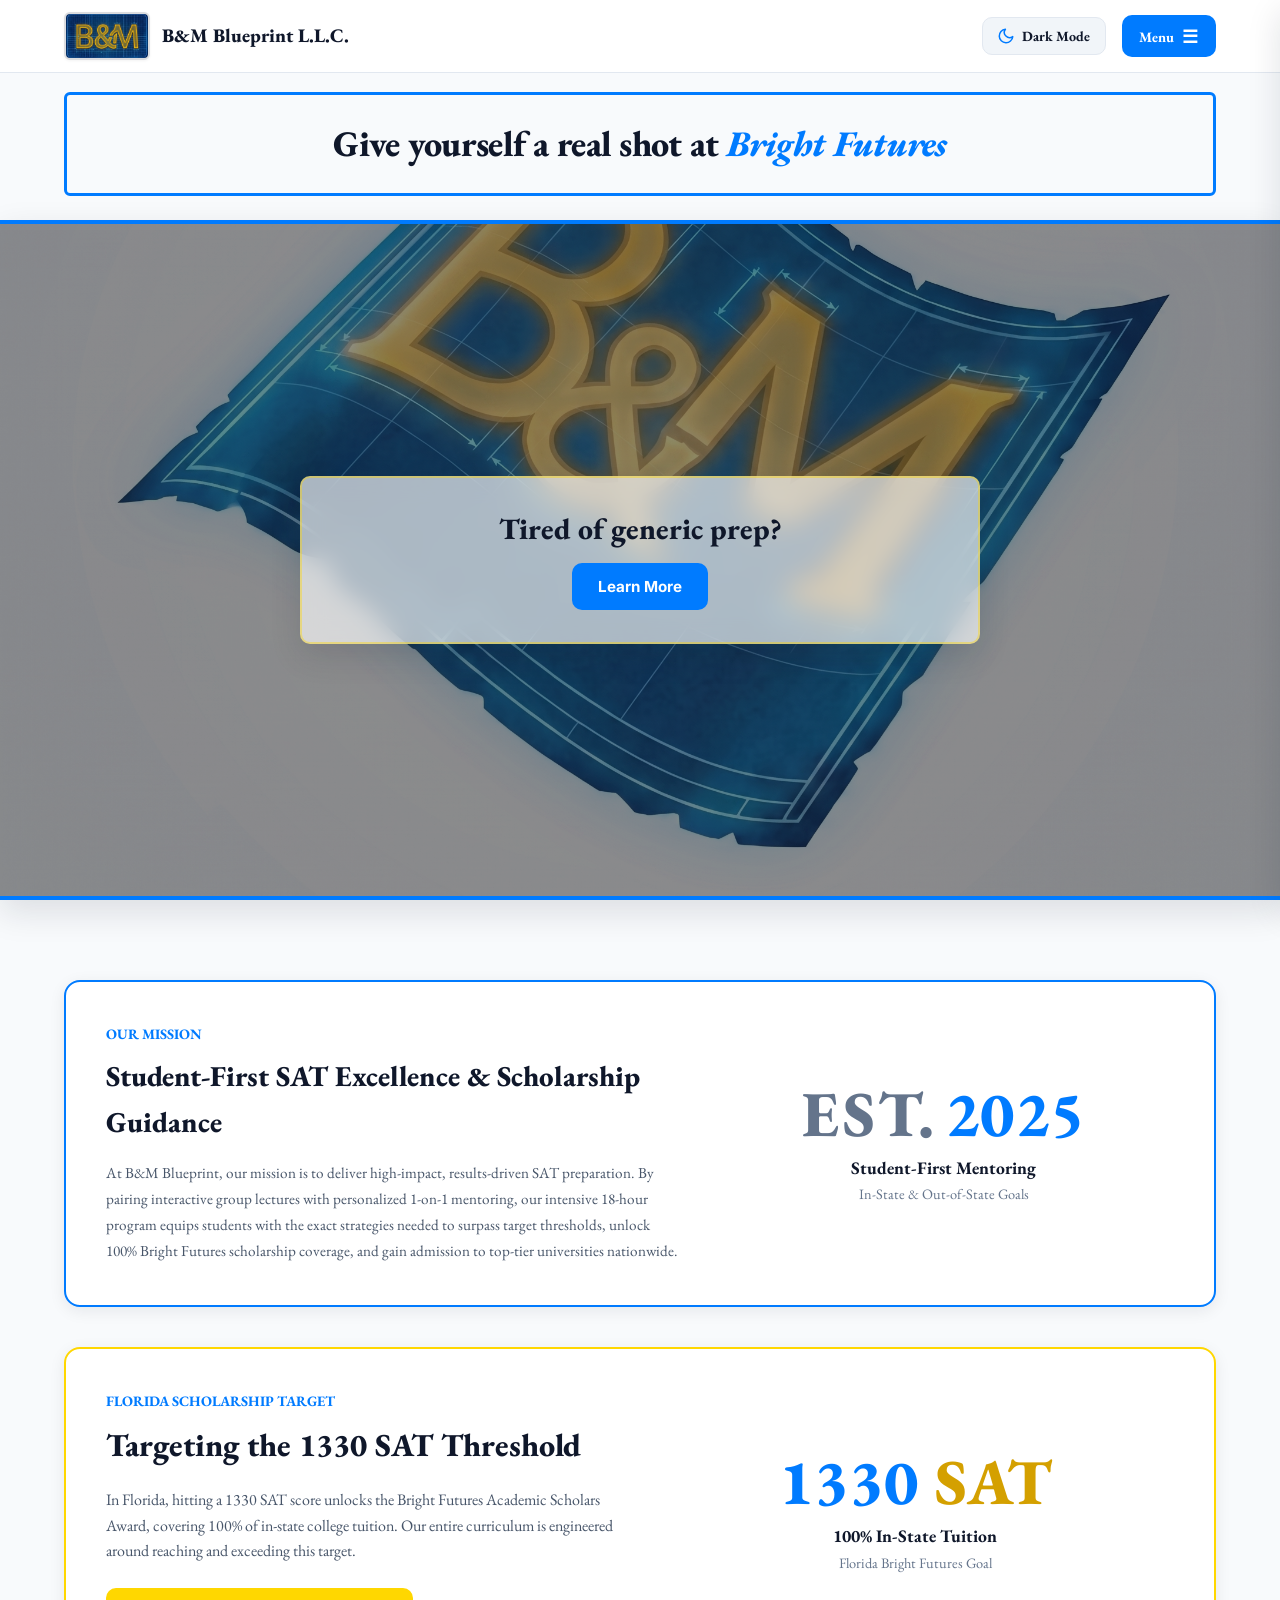
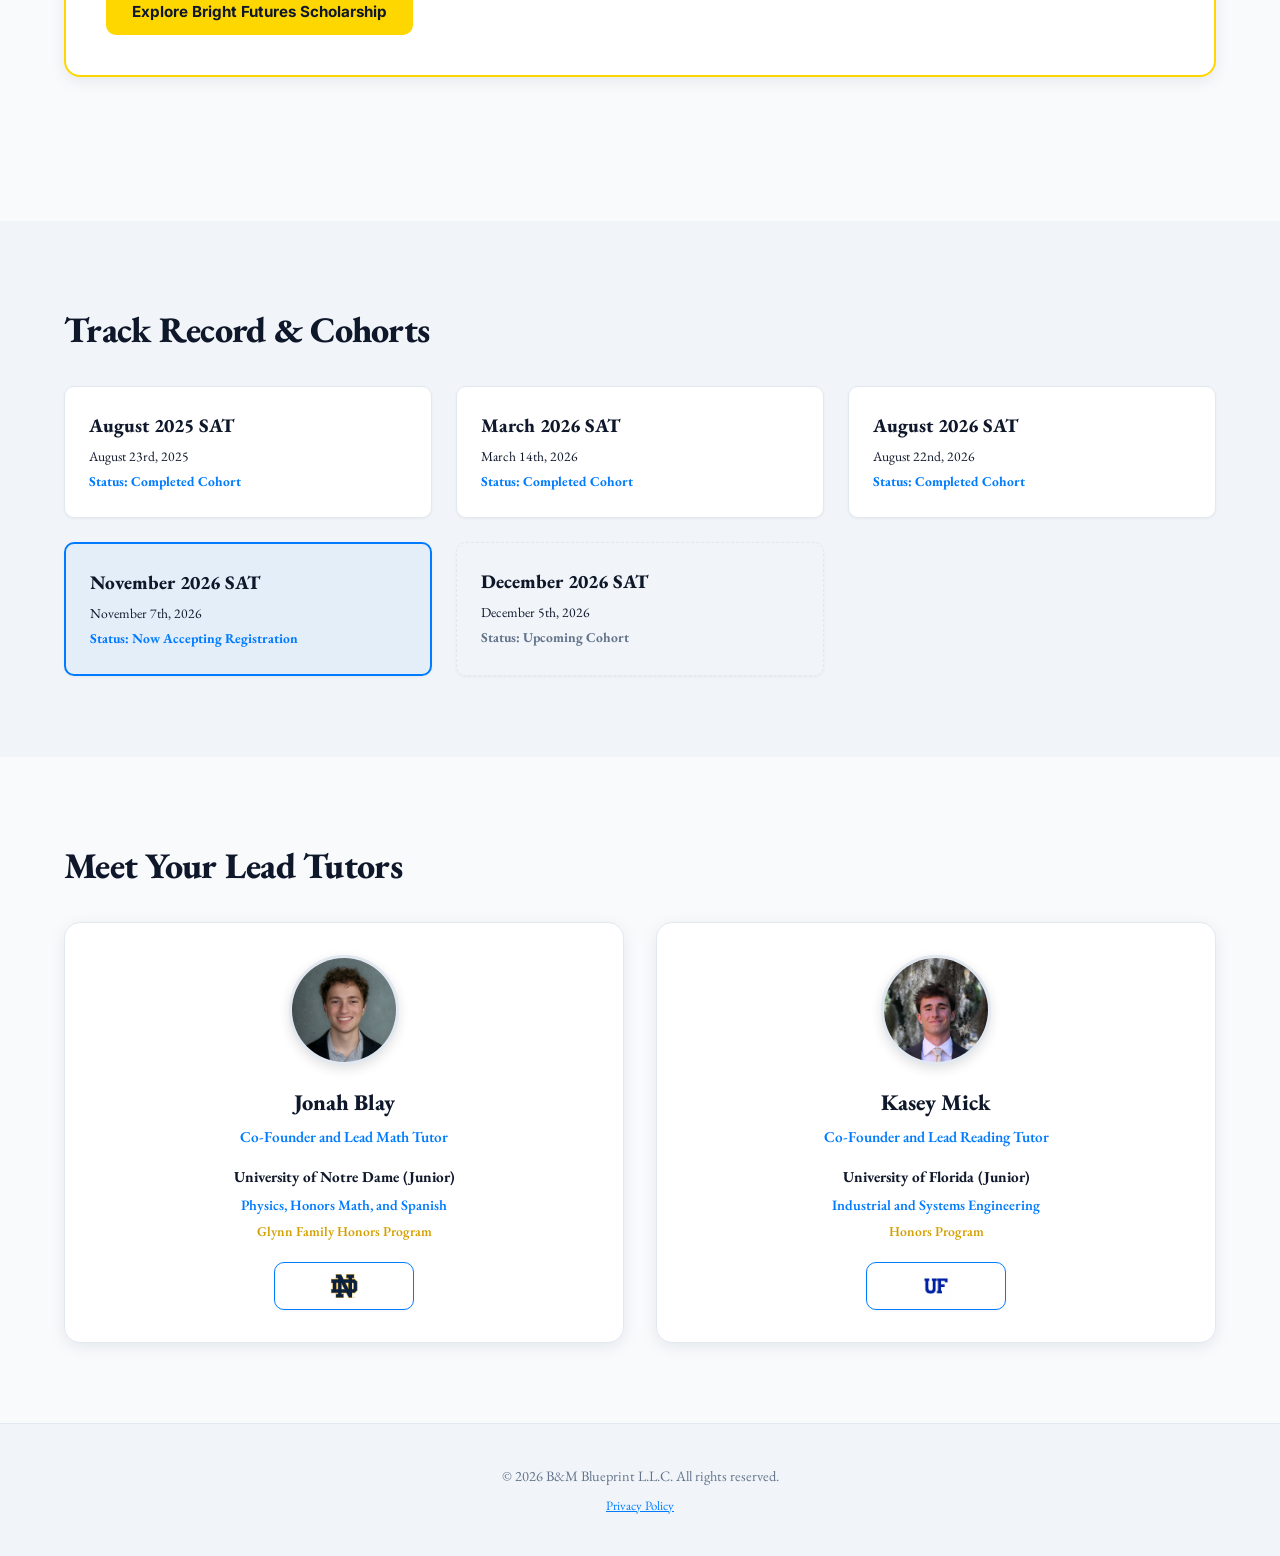
<file: frontend/index.html>
<!DOCTYPE html>
<html lang="en" data-theme="light">
<head>
  <meta charset="UTF-8">
  <meta name="viewport" content="width=device-width, initial-scale=1.0">
  <meta name="description" content="B&M Blueprint L.L.C. - Elite SAT & Academic Tutoring based in Tallahassee, Florida. Master the 1330 SAT score for 100% Bright Futures coverage.">
  <title>B&M Blueprint L.L.C. | SAT & Academic Tutoring</title>
  
  <!-- Prevent Theme Flash -->
  <script>
    (function() {
      var cached = localStorage.getItem('bm_theme');
      var isDark = cached === 'dark' || (!cached && window.matchMedia && window.matchMedia('(prefers-color-scheme: dark)').matches);
      if (isDark) document.documentElement.setAttribute('data-theme', 'dark');
    })();
  </script>

  <!-- Favicon -->
  <link rel="icon" href="favicon-v2.ico" sizes="any">
  <link rel="icon" type="image/png" sizes="32x32" href="assets/favicon-v2.png">
  <link rel="apple-touch-icon" href="assets/apple-touch-icon-v2.png">
  <!-- Google Fonts Preconnect -->
  <link rel="preconnect" href="https://fonts.googleapis.com">
  <link rel="preconnect" href="https://fonts.gstatic.com" crossorigin>
  <link href="https://fonts.googleapis.com/css2?family=EB+Garamond:ital,wght@0,400;0,500;0,600;0,700;0,800;1,400;1,500;1,600;1,700;1,800&amp;family=Inter:wght@400;500;600;700;800&amp;display=swap" rel="stylesheet">

  <!-- Master Stylesheet -->
  <link rel="stylesheet" href="css/styles.css?v=64">
</head>
<body>

  <!-- Site Navigation Header -->
  <header class="site-header">
    <div class="container">
      <a href="#" class="logo-link" data-page-target="home">
        <div class="logo-image-wrapper">
          <img src="assets/banner.png?v=3" alt="B&M Blueprint Logo" class="logo-banner-img">
        </div>
        <div class="header-logo-text">B&amp;M Blueprint L.L.C.</div>
      </a>

      <div class="nav-actions">
        <!-- Header Dark Mode / Light Mode Toggle Button -->
        <button class="theme-toggle-btn-header" id="header-theme-toggle-btn" aria-label="Toggle Light and Dark Mode">
          <span id="header-theme-icon" class="theme-icon-container"></span>
          <span id="header-theme-text">Dark Mode</span>
        </button>

        <!-- Right Slide-Out Menu Button -->
        <button class="menu-trigger-btn" id="menu-trigger-btn" aria-label="Open Navigation Menu">
          <span>Menu</span>
          <span style="font-size:1.1rem">☰</span>
        </button>
      </div>
    </div>
  </header>

  <!-- Right Slide-Out Navigation Drawer & Backdrop -->
  <div class="drawer-backdrop" id="drawer-backdrop"></div>
  <aside class="slide-drawer" id="slide-drawer" aria-label="Main Navigation Drawer">
    <div>
      <div class="drawer-header">
        <div style="font-weight:800; font-size:1.1rem; color:var(--color-blueprint)">B&amp;M Blueprint L.L.C.</div>
        <button class="drawer-close-btn" id="drawer-close-btn" aria-label="Close Navigation Menu">&times;</button>
      </div>

      <nav>
        <ul class="drawer-nav-list">
          <li><a href="#" class="drawer-nav-link active" data-page-target="home">Home</a></li>
          <li><a href="#" class="drawer-nav-link" data-page-target="program">Our Program</a></li>
          <li><a href="#" class="drawer-nav-link" data-page-target="tutors">Your Tutors</a></li>
          <li><a href="#" class="drawer-nav-link" data-page-target="pricing">Plans & Pricing</a></li>
          <li><a href="#" class="drawer-nav-link" data-page-target="bright-futures">Bright Futures Info</a></li>
          <li><a href="#" class="drawer-nav-link" data-page-target="testimonials">Testimonials</a></li>
          <li><a href="#" class="drawer-nav-link" data-page-target="contact">Contact Us</a></li>
        </ul>
      </nav>
    </div>

    <div class="drawer-footer">
      <!-- Theme Toggle inside Menu -->
      <button class="theme-toggle-btn-drawer" id="theme-toggle-btn" aria-label="Toggle Light and Dark Mode">
        <span id="theme-icon" class="theme-icon-container"></span>
        <span id="theme-text">Dark Mode</span>
      </button>

      <div style="font-weight:700; color:var(--text-primary); margin-top:1.25rem; margin-bottom:0.25rem">Tallahassee, Florida</div>
      <div>bandmblueprint@gmail.com</div>
      <div>850-556-9742 | 850-966-0051</div>
    </div>
  </aside>

  <!-- HERO SECTION WITH FULL-WIDTH WINDOW SCROLL ILLUSION -->
  <section class="hero-wrapper" id="hero-wrapper">
    <div class="container" id="hero-tagline-container">
      <!-- Tagline 1 Header above Window with Borders -->
      <div class="hero-tagline-bordered-box interactive-hero-box" id="hero-tagline-box">
        <h1 class="hero-tagline-top" id="hero-tagline-text">
          Give yourself a real shot at <span>Bright Futures</span>
        </h1>
      </div>
    </div>

    <!-- Full-Width Hero Window Frame stretching from left to right side of screen -->
    <div class="hero-window-frame-full" id="hero-window-frame">
      <div class="hero-window-bg" id="hero-window-bg"></div>
      <div class="hero-window-overlay"></div>

      <!-- Centered Banner inside Hero Window -->
      <div class="hero-centered-banner reveal-init reveal-scale" id="hero-centered-banner">
        <div class="banner-tagline" id="hero-banner-tagline">Tired of generic prep?</div>
        <div class="hero-banner-actions" id="hero-banner-actions">
          <button class="btn btn-blueprint" id="hero-learn-more-btn" data-page-target="program">
            Learn More
          </button>
        </div>
      </div>
    </div>
  </section>

  <!-- MULTI-PAGE CONTAINER VIEWS -->
  <main id="main-app-content">

    <!-- ================= PAGE 1: HOME ================= -->
    <div class="page-view" id="page-home">
      
      <section class="section-block">
        <div class="container">

          <!-- Company Mission Banner -->
          <div class="mission-card reveal-init reveal-slide-left interactive-card">
            <div class="mission-text-column">
              <div style="font-weight:700; color:var(--color-blueprint); font-size:0.9rem; margin-bottom:0.5rem">OUR MISSION</div>
              <h2 style="font-size:1.8rem; font-weight:800; margin-bottom:1rem">Student-First SAT Excellence &amp; Scholarship Guidance</h2>
              <p style="color:var(--text-secondary); font-size:0.95rem; line-height:1.7">
                At B&amp;M Blueprint, our mission is to deliver high-impact, results-driven SAT preparation. By pairing interactive group lectures with personalized 1-on-1 mentoring, our intensive 18-hour program equips students with the exact strategies needed to surpass target thresholds, unlock 100% Bright Futures scholarship coverage, and gain admission to top-tier universities nationwide.
              </p>
            </div>

            <div style="text-align:center">
              <div class="score-badge-large"><span style="color:var(--text-muted); font-weight:800; text-transform:uppercase; margin-right:0.5rem; letter-spacing:0.05em;">EST.</span>2025</div>
              <div style="font-weight:700; font-size:1.1rem; margin-top:0.5rem">Student-First Mentoring</div>
              <div style="color:var(--text-muted); font-size:0.9rem">In-State &amp; Out-of-State Goals</div>
            </div>
          </div>

          <!-- Bright Futures 1330 Highlight -->
          <div class="bright-futures-card reveal-init reveal-slide-right interactive-card">
            <div class="bf-text-column">
              <div style="font-weight:700; color:var(--color-blueprint); font-size:0.9rem; margin-bottom:0.5rem">FLORIDA SCHOLARSHIP TARGET</div>
              <h2 style="font-size:2rem; font-weight:800; margin-bottom:1rem">Targeting the 1330 SAT Threshold</h2>
              <p style="color:var(--text-secondary); margin-bottom:1.5rem">
                In Florida, hitting a 1330 SAT score unlocks the Bright Futures Academic Scholars Award, covering 100% of in-state college tuition. Our entire curriculum is engineered around reaching and exceeding this target.
              </p>
              <button class="btn btn-gold" data-page-target="bright-futures">
                Explore Bright Futures Scholarship
              </button>
            </div>

            <div style="text-align:center">
              <div class="score-badge-large">1330 <span>SAT</span></div>
              <div style="font-weight:700; font-size:1.1rem; margin-top:0.5rem">100% In-State Tuition</div>
              <div style="color:var(--text-muted); font-size:0.9rem">Florida Bright Futures Goal</div>
            </div>

          </div>
        </div>
      </section>

      <!-- Cohorts Hosted & Overview -->
      <section class="section-block" style="background-color:var(--bg-surface-alt)">
        <div class="container">
          <h2 class="section-title reveal-init reveal-fade-up">Track Record &amp; Cohorts</h2>
          
          <div class="reveal-stagger-parent cohort-grid">
            <div class="reveal-card cohort-card">
              <div style="font-weight:800; font-size:1.2rem; margin-bottom:0.25rem">August 2025 SAT</div>
              <div style="font-size:0.85rem; margin-bottom:0.25rem; color:var(--text-primary)">August 23rd, 2025</div>
              <div style="color:var(--color-blueprint); font-weight:700; font-size:0.85rem">Status: Completed Cohort</div>
            </div>
            <div class="reveal-card cohort-card">
              <div style="font-weight:800; font-size:1.2rem; margin-bottom:0.25rem">March 2026 SAT</div>
              <div style="font-size:0.85rem; margin-bottom:0.25rem; color:var(--text-primary)">March 14th, 2026</div>
              <div style="color:var(--color-blueprint); font-weight:700; font-size:0.85rem">Status: Completed Cohort</div>
            </div>
            <div class="reveal-card cohort-card">
              <div style="font-weight:800; font-size:1.2rem; margin-bottom:0.25rem">August 2026 SAT</div>
              <div style="font-size:0.85rem; margin-bottom:0.25rem; color:var(--text-primary)">August 22nd, 2026</div>
              <div style="color:var(--color-blueprint); font-weight:700; font-size:0.85rem">Status: Completed Cohort</div>
            </div>
            <div class="reveal-card cohort-card registration-open">
              <div style="font-weight:800; font-size:1.2rem; margin-bottom:0.25rem">November 2026 SAT</div>
              <div style="font-size:0.85rem; margin-bottom:0.25rem; color:var(--text-primary)">November 7th, 2026</div>
              <div style="color:var(--color-blueprint); font-weight:700; font-size:0.85rem">Status: Now Accepting Registration</div>
            </div>
            <div class="reveal-card cohort-card upcoming">
              <div style="font-weight:800; font-size:1.2rem; margin-bottom:0.25rem">December 2026 SAT</div>
              <div style="font-size:0.85rem; margin-bottom:0.25rem; color:var(--text-primary)">December 5th, 2026</div>
              <div style="color:var(--text-muted); font-weight:700; font-size:0.85rem">Status: Upcoming Cohort</div>
            </div>
          </div>
        </div>
      </section>

      <!-- Co-Founders Preview -->
      <section class="section-block">
        <div class="container">
          <h2 class="section-title reveal-init reveal-fade-up">Meet Your Lead Tutors</h2>
          <div class="tutor-grid reveal-stagger-parent" id="tutors-container">
            
            <div class="tutor-card reveal-card interactive-card" id="tutor-preview-jonah-blay">
              <div style="display:flex; flex-direction:column; align-items:center; text-align:center; height:100%; justify-content:space-between;">
                <div style="display:flex; flex-direction:column; align-items:center; text-align:center; width:100%;">
                  <div class="tutor-avatar-photo-wrapper">
                    <img src="assets/photo_jonah.jpg?v=14" alt="Jonah Blay" class="tutor-avatar-photo-img" onerror="this.onerror=null; this.parentElement.outerHTML='<div class=\'tutor-avatar-placeholder\'>JB</div>';">
                  </div>
                  <h3 class="tutor-name" style="margin-bottom:0.25rem">Jonah Blay</h3>
                  <div class="tutor-credentials" style="margin-bottom:0.75rem">Co-Founder and Lead Math Tutor</div>
                  <div style="font-weight:700; font-size:0.95rem; color:var(--text-primary); margin-top:0.25rem">University of Notre Dame (Junior)</div>
                  <div style="font-size:0.9rem; color:var(--color-blueprint); font-weight:600; margin-top:0.25rem">Physics, Honors Math, and Spanish</div>
                  <div style="font-size:0.85rem; color:var(--color-gold-dark); font-weight:600; margin-top:0.25rem">Glynn Family Honors Program</div>
                </div>
                <div class="tutor-preview-logo-box">
                  <img src="assets/nd.jpg?v=14" alt="University of Notre Dame Logo" class="tutor-preview-logo-img">
                </div>
              </div>
            </div>

            <div class="tutor-card reveal-card interactive-card" id="tutor-preview-kasey-mick">
              <div style="display:flex; flex-direction:column; align-items:center; text-align:center; height:100%; justify-content:space-between;">
                <div style="display:flex; flex-direction:column; align-items:center; text-align:center; width:100%;">
                  <div class="tutor-avatar-photo-wrapper">
                    <img src="assets/photo_kasey.jpg?v=14" alt="Kasey Mick" class="tutor-avatar-photo-img" onerror="this.onerror=null; this.parentElement.outerHTML='<div class=\'tutor-avatar-placeholder\'>KM</div>';">
                  </div>
                  <h3 class="tutor-name" style="margin-bottom:0.25rem">Kasey Mick</h3>
                  <div class="tutor-credentials" style="margin-bottom:0.75rem">Co-Founder and Lead Reading Tutor</div>
                  <div style="font-weight:700; font-size:0.95rem; color:var(--text-primary); margin-top:0.25rem">University of Florida (Junior)</div>
                  <div style="font-size:0.9rem; color:var(--color-blueprint); font-weight:600; margin-top:0.25rem">Industrial and Systems Engineering</div>
                  <div style="font-size:0.85rem; color:var(--color-gold-dark); font-weight:600; margin-top:0.25rem">Honors Program</div>
                </div>
                <div class="tutor-preview-logo-box">
                  <img src="assets/uf.png?v=14" alt="University of Florida Logo" class="tutor-preview-logo-img">
                </div>
              </div>
            </div>

          </div>
        </div>
      </section>

    </div>

    <!-- ================= PAGE 2: PROGRAM DETAILS ================= -->
    <div class="page-view hidden" id="page-program">
      <section class="section-block">
        <div class="container">
          <h2 class="section-title reveal-init reveal-fade-up">The 4-Week, 18-Hour SAT Program</h2>

          <div class="program-overview-card reveal-init reveal-scale">
            <div class="program-header-flex" style="display:flex; justify-content:space-between; align-items:center; flex-wrap:wrap; gap:1rem; margin-bottom:1.5rem">
              <div class="program-header-left">
                <h3 style="font-size:1.6rem; font-weight:800">Complete Program Overview</h3>
                <div style="color:var(--text-secondary); font-size:0.95rem">14 Hours Group Lectures + 4 Private 1-on-1 Sessions</div>
              </div>
              <div class="program-header-right" style="text-align:right">
                <div class="price-large">$799</div>
                <div style="font-size:0.85rem; color:var(--text-muted)">All-Inclusive Tuition</div>
              </div>
            </div>

            <div class="reveal-stagger-parent program-breakdown-grid">
              <div class="reveal-card">
                <div style="font-weight:700; font-size:0.85rem; color:var(--text-muted)">WEEKS 1–3</div>
                <div style="font-weight:800; font-size:1.1rem">2 Sessions / Week</div>
                <div style="font-size:0.85rem; color:var(--text-secondary)">One Reading (2h) &amp; One Math (2h) = 12 Hrs</div>
              </div>
              <div class="reveal-card">
                <div style="font-weight:700; font-size:0.85rem; color:var(--text-muted)">WEEK 4</div>
                <div style="font-weight:800; font-size:1.1rem">Final Review Session</div>
                <div style="font-size:0.85rem; color:var(--text-secondary)">2-Hour Math &amp; Reading Review = 2 Hrs</div>
              </div>
              <div class="reveal-card">
                <div style="font-weight:700; font-size:0.85rem; color:var(--text-muted)">1-ON-1 SESSIONS</div>
                <div style="font-weight:800; font-size:1.1rem">4 Private Sessions</div>
                <div style="font-size:0.85rem; color:var(--text-secondary)">1-Hour each with Jonah or Kasey = 4 Hrs</div>
              </div>
            </div>
          </div>

          <h3 class="section-title reveal-init reveal-fade-up" style="font-size:1.5rem">Weekly Curriculum Timeline</h3>
          <div class="program-timeline-grid reveal-stagger-parent" id="timeline-container">
            <!-- Dynamic Program Timeline -->
          </div>

          <!-- Group Session Structure (Creative & Eye-Catching Breakdown) -->
          <div class="reveal-init reveal-fade-up" style="margin-top:3.5rem">
            <h3 class="section-title" style="font-size:1.5rem">Group Session Structure</h3>
            <p style="color:var(--text-secondary); margin-bottom:1.5rem; margin-top:-0.5rem; font-size:0.95rem">
              Every 2-hour group lecture is meticulously engineered into two identical 60-minute learning cycles to maximize active retention and problem-solving mastery.
            </p>

            <div class="reveal-stagger-parent" style="display:grid; grid-template-columns:repeat(auto-fit, minmax(300px, 1fr)); gap:1.5rem">
              
              <!-- Hour 1 -->
              <div class="session-structure-card hour-1 reveal-card">
                <div style="display:flex; justify-content:space-between; align-items:center; margin-bottom:1.25rem; border-bottom:1px solid var(--border-color); padding-bottom:0.75rem">
                  <span style="font-weight:800; font-size:1.2rem; color:var(--color-blueprint)">HOUR 1</span>
                  <span class="session-structure-pill">60 MINUTES</span>
                </div>

                <div style="display:flex; flex-direction:column; gap:1rem">
                  <div style="display:flex; align-items:flex-start; gap:0.85rem">
                    <div style="width:28px; height:28px; border-radius:50%; background:var(--color-blueprint); color:#ffffff; font-weight:800; font-size:0.85rem; display:flex; align-items:center; justify-content:center; flex-shrink:0; margin-top:2px">1</div>
                    <div>
                      <div style="font-weight:700; font-size:0.95rem; color:var(--text-primary)">Concept Lecture</div>
                      <div style="font-size:0.85rem; color:var(--text-muted)">Deep-dive presentation of core testing strategies &amp; formulas.</div>
                    </div>
                  </div>

                  <div style="display:flex; align-items:flex-start; gap:0.85rem">
                    <div style="width:28px; height:28px; border-radius:50%; background:var(--color-blueprint); color:#ffffff; font-weight:800; font-size:0.85rem; display:flex; align-items:center; justify-content:center; flex-shrink:0; margin-top:2px">2</div>
                    <div>
                      <div style="font-weight:700; font-size:0.95rem; color:var(--text-primary)">Practice Problem Set</div>
                      <div style="font-size:0.85rem; color:var(--text-muted)">Individual student application on targeted SAT question sets.</div>
                    </div>
                  </div>

                  <div style="display:flex; align-items:flex-start; gap:0.85rem">
                    <div style="width:28px; height:28px; border-radius:50%; background:var(--color-blueprint); color:#ffffff; font-weight:800; font-size:0.85rem; display:flex; align-items:center; justify-content:center; flex-shrink:0; margin-top:2px">3</div>
                    <div>
                      <div style="font-weight:700; font-size:0.95rem; color:var(--text-primary)">Review &amp; Solutions</div>
                      <div style="font-size:0.85rem; color:var(--text-muted)">Step-by-step solution walkthrough &amp; strategy breakdown.</div>
                    </div>
                  </div>
                </div>
              </div>

              <!-- Hour 2 -->
              <div class="session-structure-card hour-2 reveal-card">
                <div style="display:flex; justify-content:space-between; align-items:center; margin-bottom:1.25rem; border-bottom:1px solid var(--border-color); padding-bottom:0.75rem">
                  <span style="font-weight:800; font-size:1.2rem; color:var(--color-gold-dark)">HOUR 2</span>
                  <span class="session-structure-pill">60 MINUTES</span>
                </div>

                <div style="display:flex; flex-direction:column; gap:1rem">
                  <div style="display:flex; align-items:flex-start; gap:0.85rem">
                    <div style="width:28px; height:28px; border-radius:50%; background:var(--color-gold-dark); color:#ffffff; font-weight:800; font-size:0.85rem; display:flex; align-items:center; justify-content:center; flex-shrink:0; margin-top:2px">1</div>
                    <div>
                      <div style="font-weight:700; font-size:0.95rem; color:var(--text-primary)">Concept Lecture</div>
                      <div style="font-size:0.85rem; color:var(--text-muted)">Advanced techniques &amp; second topic module breakdown.</div>
                    </div>
                  </div>

                  <div style="display:flex; align-items:flex-start; gap:0.85rem">
                    <div style="width:28px; height:28px; border-radius:50%; background:var(--color-gold-dark); color:#ffffff; font-weight:800; font-size:0.85rem; display:flex; align-items:center; justify-content:center; flex-shrink:0; margin-top:2px">2</div>
                    <div>
                      <div style="font-weight:700; font-size:0.95rem; color:var(--text-primary)">Practice Problem Set</div>
                      <div style="font-size:0.85rem; color:var(--text-muted)">Focused problem solving reinforcing the second module.</div>
                    </div>
                  </div>

                  <div style="display:flex; align-items:flex-start; gap:0.85rem">
                    <div style="width:28px; height:28px; border-radius:50%; background:var(--color-gold-dark); color:#ffffff; font-weight:800; font-size:0.85rem; display:flex; align-items:center; justify-content:center; flex-shrink:0; margin-top:2px">3</div>
                    <div>
                      <div style="font-weight:700; font-size:0.95rem; color:var(--text-primary)">Review &amp; Solutions</div>
                      <div style="font-size:0.85rem; color:var(--text-muted)">Comprehensive solution review &amp; student diagnostic Q&amp;A.</div>
                    </div>
                  </div>
                </div>
              </div>

            </div>
          </div>

          <div class="reveal-init reveal-fade-up" style="margin-top:3rem; text-align:center">
            <button class="btn btn-blueprint" data-page-target="contact">
              Enroll in Upcoming Cohort
            </button>
          </div>
        </div>
      </section>
    </div>

    <!-- ================= PAGE 3: CO-FOUNDERS ================= -->
    <div class="page-view hidden" id="page-tutors">
      <section class="section-block">
        <div class="container">
          <h2 class="section-title reveal-init reveal-fade-up">Co-Founders &amp; Lead Tutors</h2>

          <div class="tutor-grid reveal-stagger-parent" id="tutors-expanded-container">
            <!-- Dynamic Expanded Co-Founders Rendered Here -->
          </div>
        </div>
      </section>
    </div>

    <!-- ================= PAGE 4: PRICING & TUTORING ================= -->
    <div class="page-view hidden" id="page-pricing">
      <section class="section-block">
        <div class="container">
          <h2 class="section-title reveal-init reveal-fade-up">Pricing &amp; Tutoring Options</h2>

          <div class="reveal-stagger-parent" style="display:grid; grid-template-columns:repeat(auto-fit, minmax(320px, 1fr)); gap:2rem; margin-bottom:3rem">
            
            <div class="reveal-card" style="background-color:var(--bg-surface); border:2px solid var(--color-blueprint); border-radius:var(--radius-lg); padding:2rem">
              <div style="display:inline-block; padding:0.2rem 0.75rem; background:var(--color-blueprint); color:#fff; font-weight:700; font-size:0.8rem; border-radius:var(--radius-full); margin-bottom:1rem">MOST POPULAR</div>
              <h3 style="font-size:1.5rem; font-weight:800; margin-bottom:0.5rem">4-Week SAT Program</h3>
              <p style="color:var(--text-secondary); font-size:0.95rem; margin-bottom:1.5rem">Full 18-hour program including 14 group hours + 4 private 1-on-1 sessions.</p>
              <div class="pricing-price-text" style="font-size:2.5rem; font-weight:800; color:var(--color-blueprint); margin-bottom:1.5rem">$799</div>
              <button class="btn btn-blueprint" style="width:100%" data-page-target="contact">Register For Program</button>
            </div>

            <div class="reveal-card" style="background-color:var(--bg-surface); border:1px solid var(--border-color); border-radius:var(--radius-lg); padding:2rem">
              <h3 style="font-size:1.5rem; font-weight:800; margin-bottom:0.5rem">Private SAT Tutoring</h3>
              <p style="color:var(--text-secondary); font-size:0.95rem; margin-bottom:1.5rem">1-on-1 personalized SAT tutoring sessions with either Jonah Blay or Kasey Mick.</p>
              <div class="pricing-price-text" style="font-size:2.5rem; font-weight:800; color:var(--text-primary); margin-bottom:1.5rem">$75 <span style="font-size:1rem; font-weight:600; color:var(--text-muted)">/ hour</span></div>
              
              <!-- Interactive Tutoring Calculator -->
              <div style="background:var(--bg-surface-alt); padding:1rem; border-radius:var(--radius-md); margin-bottom:1.5rem">
                <label style="font-weight:700; font-size:0.85rem; display:block; margin-bottom:0.5rem">Calculate Tutoring Cost:</label>
                <div style="display:flex; gap:0.5rem; margin-bottom:0.5rem">
                  <input type="number" id="tutoring-hours-input" value="5" min="1" max="50" class="contact-input" style="width:80px; flex:none;">
                  <select id="tutoring-subject-select" class="contact-input">
                    <option value="sat-private">SAT Private Tutoring ($75/hr)</option>
                    <option value="ap-subject">AP &amp; Subject Tutoring (Custom Inquiry)</option>
                  </select>
                </div>
                <div id="calculator-output" style="text-align:center"></div>
              </div>

              <button class="btn btn-outline" style="width:100%" data-page-target="contact">Book Private Hours</button>
            </div>

          </div>

          <!-- AP & Other Academic Subjects -->
          <div class="reveal-init reveal-fade-up interactive-card" style="background-color:var(--bg-surface-alt); padding:2rem; border-radius:var(--radius-lg); border:1px solid var(--border-color)">
            <h3 style="font-size:1.35rem; font-weight:800; margin-bottom:0.5rem">AP &amp; Academic Subject Tutoring</h3>
            <p style="color:var(--text-secondary); margin-bottom:1rem">
              In addition to SAT prep, Jonah and Kasey offer specialized tutoring in AP Calculus, AP Physics, AP Chemistry, Geometry, Algebra, Writing, Spanish, and more. Rates vary depending on subject and frequency. Please reach out to us directly for custom pricing.
            </p>
            <button class="btn btn-gold" data-page-target="contact">Inquire About AP Subjects</button>
          </div>
        </div>
      </section>
    </div>

    <!-- ================= PAGE 5: BRIGHT FUTURES ================= -->
    <div class="page-view hidden" id="page-bright-futures">
      
      <!-- Section 1: Scholarship Tiers -->
      <section class="section-block">
        <div class="container">
          <h2 class="section-title reveal-init reveal-fade-up">Bright Futures <span>Scholarship Tiers</span></h2>
          <p class="reveal-init reveal-fade-up" style="color:var(--text-secondary); font-size:1.1rem; max-width:700px; margin-bottom:2.5rem;">
            The Florida Bright Futures Scholarship Program rewards Florida high school graduates for high academic achievement. Here are the core SAT requirements for the two main tiers.
          </p>
          
          <div class="reveal-stagger-parent" style="display:grid; grid-template-columns:repeat(auto-fit, minmax(320px, 1fr)); gap:2rem;">
            
            <!-- FAS Card -->
            <div class="reveal-card bf-tier-card fas">
              <div style="display:flex; justify-content:space-between; align-items:flex-start; margin-bottom:1.5rem">
                <div>
                  <h3 style="font-weight:800; font-size:1.4rem; color:var(--text-primary); margin-bottom:0.25rem;">Florida Academic Scholars (FAS)</h3>
                  <div style="font-weight:700; color:var(--color-blueprint);">100% Tuition &amp; Applicable Fees</div>
                </div>
                <div style="font-size:2rem; font-weight:800; color:var(--color-blueprint); line-height:1; font-family:var(--font-mono)">FAS</div>
              </div>
              <p style="color:var(--text-secondary); font-size:0.95rem; margin-bottom:2rem; flex-grow:1;">
                The highest tier award covering 100% of your tuition at Florida public institutions.
              </p>
              <div style="background:var(--bg-surface-alt); padding:1.25rem; border-radius:var(--radius-md); border-left:4px solid var(--color-blueprint)">
                <div style="font-size:0.85rem; color:var(--text-muted); font-weight:700; margin-bottom:0.25rem">REQUIRED SAT SCORES</div>
                <div style="display:flex; justify-content:space-between; align-items:center; margin-bottom:0.25rem;">
                  <span style="font-weight:600; color:var(--text-primary);">2024-2025 Grads:</span>
                  <span style="font-weight:800; font-family:var(--font-mono);">1340</span>
                </div>
                <div style="display:flex; justify-content:space-between; align-items:center;">
                  <span style="font-weight:600; color:var(--text-primary);">2025-2026 &amp; Beyond:</span>
                  <span style="font-weight:800; font-family:var(--font-mono); color:var(--color-blueprint); font-size:1.1rem">1330</span>
                </div>
              </div>
            </div>

            <!-- FMS Card -->
            <div class="reveal-card bf-tier-card fms">
              <div style="display:flex; justify-content:space-between; align-items:flex-start; margin-bottom:1.5rem">
                <div>
                  <h3 style="font-weight:800; font-size:1.4rem; color:var(--text-primary); margin-bottom:0.25rem;">Florida Medallion Scholars (FMS)</h3>
                  <div style="font-weight:700; color:var(--color-gold-dark);">75% Tuition &amp; Applicable Fees</div>
                </div>
                <div style="font-size:2rem; font-weight:800; color:var(--color-gold-dark); line-height:1; font-family:var(--font-mono)">FMS</div>
              </div>
              <p style="color:var(--text-secondary); font-size:0.95rem; margin-bottom:2rem; flex-grow:1;">
                The second tier award covering 75% of your tuition at Florida public institutions.
              </p>
              <div style="background:var(--bg-surface-alt); padding:1.25rem; border-radius:var(--radius-md); border-left:4px solid var(--color-gold-dark)">
                <div style="font-size:0.85rem; color:var(--text-muted); font-weight:700; margin-bottom:0.25rem">REQUIRED SAT SCORES</div>
                <div style="display:flex; justify-content:space-between; align-items:center; margin-bottom:0.25rem;">
                  <span style="font-weight:600; color:var(--text-primary);">2024-2025 Grads:</span>
                  <span style="font-weight:800; font-family:var(--font-mono);">1210</span>
                </div>
                <div style="display:flex; justify-content:space-between; align-items:center;">
                  <span style="font-weight:600; color:var(--text-primary);">2025-2026 &amp; Beyond:</span>
                  <span style="font-weight:800; font-family:var(--font-mono); color:var(--color-gold-dark); font-size:1.1rem">1190</span>
                </div>
              </div>
            </div>
          </div>
        </div>
      </section>

      <!-- Section 2: Deadlines & Superscoring -->
      <section class="section-block" style="background-color:var(--bg-surface-alt);">
        <div class="container">
          <h2 class="section-title reveal-init reveal-fade-up">Deadlines &amp; <span>Superscoring</span></h2>
          
          <div class="reveal-stagger-parent" style="display:grid; grid-template-columns:repeat(auto-fit, minmax(260px, 1fr)); gap:1.5rem; margin-top:2rem;">
            <div class="reveal-card bf-interactive-card" style="padding:2rem; text-align:center;">
              <div style="font-weight:800; font-size:1.2rem; color:var(--text-primary); margin-bottom:0.5rem">SAT Score Deadline</div>
              <div style="font-weight:700; color:var(--color-blueprint); margin-bottom:0.75rem">August 31st of Graduation Year</div>
              <p style="font-size:0.95rem; color:var(--text-secondary); margin:0;">
                All required test scores must be earned by this date.
              </p>
            </div>
            
            <div class="reveal-card bf-interactive-card" style="padding:2rem; text-align:center;">
              <div style="font-weight:800; font-size:1.2rem; color:var(--text-primary); margin-bottom:0.5rem">FFAA Application</div>
              <div style="font-weight:700; color:var(--color-blueprint); margin-bottom:0.75rem">August 31st of Graduation Year</div>
              <p style="font-size:0.95rem; color:var(--text-secondary); margin:0;">
                The Florida Financial Aid Application must be submitted by this date.
              </p>
            </div>
          </div>

          <div class="reveal-init reveal-scale bf-interactive-card" style="padding:2.5rem; margin-top:2rem;">
            <h3 style="font-size:1.4rem; font-weight:800; color:var(--color-blueprint); margin-bottom:0.5rem;">Superscoring Policy</h3>
            <p style="color:var(--text-primary); font-size:1rem; margin:0; line-height:1.6;">
              Bright Futures accepts SAT superscores. The program combines the highest Evidence-Based Reading &amp; Writing score and the highest Math score across multiple test administrations to calculate the maximum composite score. SAT scores cannot be combined with ACT or CLT scores.
            </p>
          </div>
        </div>
      </section>

      <!-- Section 3: Other Requirements -->
      <section class="section-block">
        <div class="container">
          <h2 class="section-title reveal-init reveal-fade-up">Additional <span>Requirements</span></h2>
          <p class="reveal-init reveal-fade-up" style="color:var(--text-secondary); margin-bottom:2rem;">Along with your SAT scores, you must meet the following criteria:</p>
          
          <div class="reveal-stagger-parent" style="display:grid; grid-template-columns:repeat(auto-fit, minmax(280px, 1fr)); gap:2rem;">
            
            <!-- GPA -->
            <div class="reveal-card interactive-accent-side" style="border-top:2px solid var(--border-color); padding:1.5rem;">
              <h3 style="font-size:1.2rem; font-weight:800; margin-bottom:1rem;">Weighted GPA</h3>
              <div style="display:flex; justify-content:space-between; border-bottom:1px solid var(--bg-surface-alt); padding-bottom:0.75rem; margin-bottom:0.75rem;">
                <span style="font-weight:700; color:var(--color-blueprint)">FAS</span>
                <span style="font-weight:600;">3.5 Minimum</span>
              </div>
              <div style="display:flex; justify-content:space-between;">
                <span style="font-weight:700; color:var(--color-gold-dark)">FMS</span>
                <span style="font-weight:600;">3.0 Minimum</span>
              </div>
            </div>

            <!-- Service Hours -->
            <div class="reveal-card interactive-accent-side" style="border-top:2px solid var(--border-color); padding:1.5rem;">
              <h3 style="font-size:1.2rem; font-weight:800; margin-bottom:1rem;">Service or Work Hours</h3>
              <div style="display:flex; flex-direction:column; gap:0.5rem; border-bottom:1px solid var(--bg-surface-alt); padding-bottom:0.75rem; margin-bottom:0.75rem;">
                <div style="display:flex; justify-content:space-between;">
                  <span style="font-weight:700; color:var(--color-blueprint)">FAS</span>
                  <span style="font-weight:600; text-align:right;">100 Volunteer Hours<br>or 100 Paid Work Hours</span>
                </div>
              </div>
              <div style="display:flex; flex-direction:column; gap:0.5rem;">
                <div style="display:flex; justify-content:space-between;">
                  <span style="font-weight:700; color:var(--color-gold-dark)">FMS</span>
                  <span style="font-weight:600; text-align:right;">75 Volunteer Hours<br>or 100 Paid Work Hours</span>
                </div>
              </div>
            </div>

          </div>
        </div>
      </section>

      <!-- Section 4: The Blueprint Advantage -->
      <section class="section-block" style="background-color:var(--bg-surface-alt);">
        <div class="container">
          <div class="reveal-init reveal-scale" style="background-color:var(--bg-surface); padding:3rem; border-radius:var(--radius-lg); border:2px solid var(--color-blueprint); box-shadow:var(--shadow-lg); text-align:center;">
            <h2 style="font-size:2rem; font-weight:800; color:var(--text-primary); margin-bottom:1rem;">The <span style="color:var(--color-blueprint);">Blueprint</span> Advantage</h2>
            <p style="color:var(--text-secondary); font-size:1.1rem; max-width:700px; margin:0 auto 2rem auto; line-height:1.6;">
              Breaking the 1330 SAT threshold for 100% Bright Futures coverage is the ultimate goal for most Florida high schoolers. Our 4-Week, 18-Hour program is surgically designed to get you there.
            </p>
            
            <div style="display:grid; grid-template-columns:repeat(auto-fit, minmax(200px, 1fr)); gap:1.5rem; text-align:left; margin-bottom:2.5rem;">
              <div class="interactive-card" style="background:var(--bg-surface-alt); padding:1.5rem; border-radius:var(--radius-md);">
                <div style="font-weight:800; font-size:1.1rem; color:var(--color-blueprint); margin-bottom:0.5rem;">Targeted Focus</div>
                <div style="font-size:0.9rem; color:var(--text-secondary);">We ignore fluff and focus exclusively on the high-yield question archetypes needed to jump from 1100s/1200s to 1330+.</div>
              </div>
              <div class="interactive-card" style="background:var(--bg-surface-alt); padding:1.5rem; border-radius:var(--radius-md);">
                <div style="font-weight:800; font-size:1.1rem; color:var(--color-blueprint); margin-bottom:0.5rem;">Diagnostic Precision</div>
                <div style="font-size:0.9rem; color:var(--text-secondary);">Our 4 private 1-on-1 sessions allow us to isolate and eliminate the exact precision errors holding back your superscore.</div>
              </div>
            </div>
            
            <button class="btn btn-blueprint" data-page-target="contact" style="font-size:1.1rem; padding:0.85rem 2.5rem;">
              Start Your 1330 Journey
            </button>
          </div>
        </div>
      </section>

    </div>

    <!-- ================= PAGE 6: TESTIMONIALS ================= -->
    <div class="page-view hidden" id="page-testimonials">
      <section class="section-block">
        <div class="container">
          <h2 class="section-title reveal-init reveal-fade-up">Student Reviews &amp; Testimonials</h2>

          <div class="testimonials-grid reveal-stagger-parent" id="testimonials-container">
            <!-- Dynamic Testimonials from Levi P., Tristan P., Katie N. -->
          </div>

          <!-- Add Testimonial Section -->
          <div class="reveal-init reveal-fade-up" style="margin-top:4rem; background-color:var(--bg-surface); padding:2rem; border-radius:var(--radius-lg); border:1px solid var(--border-color); max-width:600px; margin-left:auto; margin-right:auto">
            <h3 style="font-size:1.35rem; font-weight:800; margin-bottom:1rem">Are You a Former Student? Leave a Review</h3>
            
            <form id="testimonial-form" style="display:flex; flex-direction:column;">
              <div style="margin-bottom:1rem;">
                <label style="font-weight:700; font-size:0.9rem; display:block; margin-bottom:0.3rem">Full Name</label>
                <input type="text" name="studentName" class="contact-input" placeholder="Your Name (e.g. Alex M.)" maxlength="100" required>
              </div>
              <div style="margin-bottom:1rem;">
                <label style="font-weight:700; font-size:0.9rem; display:block; margin-bottom:0.3rem">Cohort</label>
                <select name="scoreImprovement" id="testimonial-cohort" class="contact-input" required>
                  <option value="" disabled selected>Select a cohort...</option>
                  <option value="August 2025 SAT">August 2025 SAT</option>
                  <option value="March 2026 SAT">March 2026 SAT</option>
                  <option value="August 2026 SAT">August 2026 SAT</option>
                </select>
              </div>
              
              <div id="testimonial-rating-container" class="progressive-field">
                <label style="font-weight:700; font-size:0.9rem; display:block; margin-bottom:0.3rem">Star Rating</label>
                <select name="rating" id="testimonial-rating" class="contact-input" style="font-weight:700;" required>
                  <option value="" disabled selected>Select a rating...</option>
                  <option value="5">★★★★★ (5 Stars)</option>
                  <option value="4">★★★★☆ (4 Stars)</option>
                  <option value="3">★★★☆☆ (3 Stars)</option>
                  <option value="2">★★☆☆☆ (2 Stars)</option>
                  <option value="1">★☆☆☆☆ (1 Star)</option>
                </select>
              </div>

              <div id="testimonial-message-container" class="progressive-field">
                <label style="font-weight:700; font-size:0.9rem; display:block; margin-bottom:0.3rem">Review</label>
                <textarea name="reviewText" id="testimonial-message" class="contact-input" rows="3" placeholder="Share your experience with B&M Blueprint..." maxlength="2000" required></textarea>
              </div>
              <label style="font-size:0.8rem; color:var(--text-muted); margin-bottom:1rem; line-height:1.4; display:flex; align-items:flex-start; gap:0.5rem; cursor:pointer; position:relative;">
                <input type="checkbox" id="testimonial-consent" class="hidden-checkbox" required>
                <span class="custom-checkbox-ui"></span>
                <span>By submitting this form, I agree to the <a href="privacy.html" target="_blank" style="color:var(--color-blueprint); text-decoration:underline;">Privacy Policy</a>.</span>
              </label>
              <button type="submit" id="testimonial-submit-btn" class="btn btn-gold" disabled>Submit Review</button>
            </form>
          </div>

          <h2 class="section-title reveal-init reveal-fade-up" style="margin-top:4rem;">Parent Reviews &amp; Testimonials</h2>
          
          <div class="testimonials-grid reveal-stagger-parent" id="parent-testimonials-container">
            <!-- Dynamic Parent Testimonials -->
          </div>

          <!-- Add Parent Testimonial Section -->
          <div class="reveal-init reveal-fade-up" style="margin-top:4rem; background-color:var(--bg-surface); padding:2rem; border-radius:var(--radius-lg); border:1px solid var(--border-color); max-width:600px; margin-left:auto; margin-right:auto">
            <h3 style="font-size:1.35rem; font-weight:800; margin-bottom:1rem">Are You the Parent of a Former Student? Leave a Review.</h3>
            
            <form id="parent-testimonial-form" style="display:flex; flex-direction:column;">
              <div style="margin-bottom:1rem;">
                <label style="font-weight:700; font-size:0.9rem; display:block; margin-bottom:0.3rem">Full Name</label>
                <input type="text" name="parentName" class="contact-input" placeholder="Your Name (e.g. Alex M.)" maxlength="100" required>
              </div>
              <div style="margin-bottom:1rem;">
                <label style="font-weight:700; font-size:0.9rem; display:block; margin-bottom:0.3rem">Child's Cohort</label>
                <select name="childCohort" id="parent-testimonial-cohort" class="contact-input" required>
                  <option value="" disabled selected>Select a cohort...</option>
                  <option value="August 2025 SAT">August 2025 SAT</option>
                  <option value="March 2026 SAT">March 2026 SAT</option>
                  <option value="August 2026 SAT">August 2026 SAT</option>
                </select>
              </div>
              
              <div id="parent-testimonial-rating-container" class="progressive-field">
                <label style="font-weight:700; font-size:0.9rem; display:block; margin-bottom:0.3rem">Star Rating</label>
                <select name="parentRating" id="parent-testimonial-rating" class="contact-input" style="font-weight:700;" required>
                  <option value="" disabled selected>Select a rating...</option>
                  <option value="5">★★★★★ (5 Stars)</option>
                  <option value="4">★★★★☆ (4 Stars)</option>
                  <option value="3">★★★☆☆ (3 Stars)</option>
                  <option value="2">★★☆☆☆ (2 Stars)</option>
                  <option value="1">★☆☆☆☆ (1 Star)</option>
                </select>
              </div>

              <div id="parent-testimonial-message-container" class="progressive-field">
                <label style="font-weight:700; font-size:0.9rem; display:block; margin-bottom:0.3rem">Review</label>
                <textarea name="parentReviewText" id="parent-testimonial-message" class="contact-input" rows="3" placeholder="Share your experience with B&M Blueprint..." maxlength="2000" required></textarea>
              </div>
              <label style="font-size:0.8rem; color:var(--text-muted); margin-bottom:1rem; line-height:1.4; display:flex; align-items:flex-start; gap:0.5rem; cursor:pointer; position:relative;">
                <input type="checkbox" id="parent-testimonial-consent" class="hidden-checkbox" required>
                <span class="custom-checkbox-ui"></span>
                <span>By submitting this form, I agree to the <a href="privacy.html" target="_blank" style="color:var(--color-blueprint); text-decoration:underline;">Privacy Policy</a>.</span>
              </label>
              <button type="submit" id="parent-testimonial-submit-btn" class="btn btn-gold" disabled>Submit Review</button>
            </form>
          </div>
        </div>
      </section>
    </div>

    <!-- ================= PAGE 7: CONTACT ================= -->
    <div class="page-view hidden" id="page-contact">
      <section class="section-block">
        <div class="container">
          <h2 class="section-title reveal-init reveal-fade-up">Contact &amp; Inquiry</h2>

          <div class="contact-box reveal-init reveal-scale">
            <div class="reveal-stagger-parent">
              <h3 style="font-size:1.4rem; font-weight:800; margin-bottom:1.5rem">Get In Touch With Jonah &amp; Kasey</h3>

              <div class="contact-info-item reveal-card" style="cursor:pointer;">
                <div>
                  <div class="contact-title">Address</div>
                  <div style="color:var(--text-secondary); font-size:0.95rem; line-height:1.5;">Tallahassee, Florida 32312</div>
                </div>
              </div>

              <div class="contact-info-item reveal-card" style="cursor:pointer;">
                <div>
                  <div class="contact-title">Email</div>
                  <div style="color:var(--text-secondary); font-size:0.95rem; line-height:1.5;">bandmblueprint@gmail.com</div>
                </div>
              </div>

              <div class="contact-info-item reveal-card" style="cursor:pointer;">
                <div>
                  <div class="contact-title">Phone</div>
                  <div style="color:var(--text-secondary); font-size:0.95rem; line-height:1.5;">850-556-9742<br>850-966-0051</div>
                </div>
              </div>
            </div>

            <form class="contact-form" id="contact-form" style="display:flex; flex-direction:column;">
              <div style="margin-bottom:1rem;">
                <label style="font-weight:700; font-size:0.9rem; display:block; margin-bottom:0.3rem">Full Name</label>
                <input type="text" name="name" class="contact-input" placeholder="John Doe" maxlength="100" required>
              </div>

              <div style="margin-bottom:1rem;">
                <label style="font-weight:700; font-size:0.9rem; display:block; margin-bottom:0.3rem">Email Address</label>
                <input type="email" name="email" class="contact-input" placeholder="john@example.com" maxlength="254" required>
              </div>

              <div style="margin-bottom:1rem;">
                <label style="font-weight:700; font-size:0.9rem; display:block; margin-bottom:0.3rem">Reason for Contact</label>
                <select name="reason" id="contact-reason" class="contact-input" required>
                  <option value="" disabled selected>Select a reason...</option>
                  <option value="Comprehensive SAT Program">Comprehensive SAT Program</option>
                  <option value="Private SAT Tutoring">Private SAT Tutoring</option>
                  <option value="Private Academic Tutoring">Private Academic Tutoring</option>
                </select>
              </div>

              <div id="subject-container" class="progressive-field">
                <label style="font-weight:700; font-size:0.9rem; display:block; margin-bottom:0.3rem">Subject of Inquiry</label>
                <select name="subject" id="contact-subject" class="contact-input">
                  <option value="" disabled selected>Select a subject...</option>
                  <option value="November SAT Program">November SAT Program</option>
                  <option value="December SAT Program">December SAT Program</option>
                  <option value="Potential Future Programs">Potential Future Programs</option>
                </select>
              </div>

              <div id="message-container" class="progressive-field">
                <label style="font-weight:700; font-size:0.9rem; display:block; margin-bottom:0.3rem">Message</label>
                <textarea name="message" id="contact-message" class="contact-input" rows="4" placeholder="Tell us about your student's grade, current SAT score, or tutoring needs..." maxlength="2000"></textarea>
              </div>

              <label style="font-size:0.8rem; color:var(--text-muted); margin-bottom:1rem; line-height:1.4; display:flex; align-items:flex-start; gap:0.5rem; cursor:pointer; position:relative;">
                <input type="checkbox" id="contact-consent" class="hidden-checkbox" required>
                <span class="custom-checkbox-ui"></span>
                <span>By submitting this inquiry, I agree to the <a href="privacy.html" target="_blank" style="color:var(--color-blueprint); text-decoration:underline;">Privacy Policy</a>.</span>
              </label>
              <button type="submit" class="btn btn-blueprint" id="contact-submit-btn" disabled>Send Inquiry</button>
            </form>
          </div>
        </div>
      </section>
    </div>

  </main>

  <!-- Site Footer -->
  <footer class="site-footer">
    <div class="container" style="display:flex; flex-direction:column; align-items:center; gap:0.5rem;">
      <p>&copy; 2026 B&amp;M Blueprint L.L.C. All rights reserved.</p>
      <a href="privacy.html" style="font-size:0.8rem; color:var(--color-blueprint); text-decoration:underline;">Privacy Policy</a>
    </div>
  </footer>

  <!-- Custom Alert Modal -->
  <div id="custom-alert-backdrop" class="custom-alert-backdrop">
    <div id="custom-alert-card" class="custom-alert-card">
      <h3 id="custom-alert-title" class="custom-alert-title">Success</h3>
      <p id="custom-alert-message" class="custom-alert-message"></p>
      <button id="custom-alert-btn" class="btn btn-blueprint">OK</button>
    </div>
  </div>

  <!-- Security: Invisible reCAPTCHA v2 (EmailJS supports v2 natively) -->
  <script src="https://www.google.com/recaptcha/api.js" async defer></script>
  <div class="g-recaptcha" data-sitekey="6LfdxYYtAAAAACdMZriZWK_JZJQGeWrOQs4FF9nh" data-size="invisible" data-callback="onRecaptchaSuccess" data-error-callback="onRecaptchaError" data-expired-callback="onRecaptchaError"></div>

  <!-- ES6 Main Application Module -->
  <script type="module" src="js/main.js?v=52"></script>
</body>
</html>
</file>
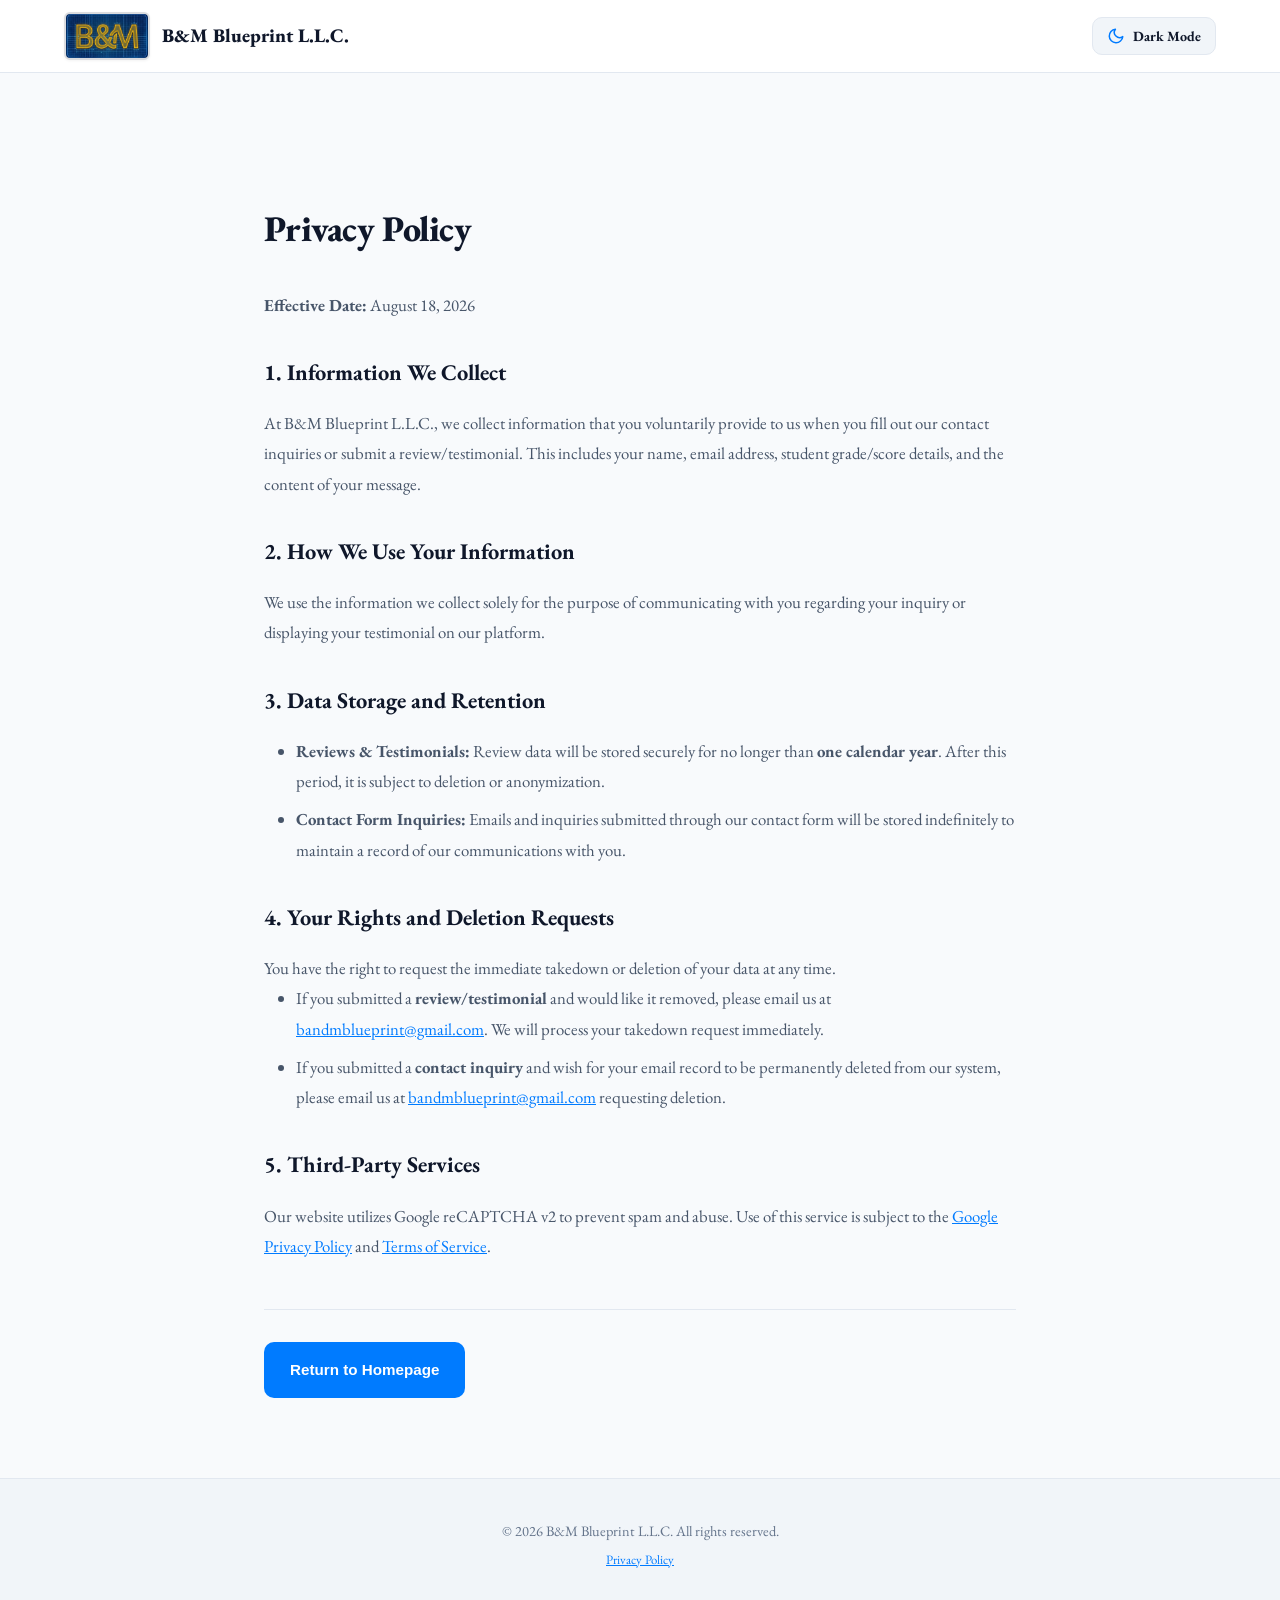
<file: frontend/privacy.html>
<!DOCTYPE html>
<html lang="en" data-theme="light">
<head>
  <meta charset="UTF-8">
  <meta name="viewport" content="width=device-width, initial-scale=1.0">
  <meta name="description" content="Privacy Policy for B&M Blueprint L.L.C.">
  <title>B&M Blueprint L.L.C. | Privacy Policy</title>
  
  <!-- Prevent Theme Flash -->
  <script>
    (function() {
      var cached = localStorage.getItem('bm_theme');
      var isDark = cached === 'dark' || (!cached && window.matchMedia && window.matchMedia('(prefers-color-scheme: dark)').matches);
      if (isDark) document.documentElement.setAttribute('data-theme', 'dark');
    })();
  </script>

  <!-- Favicon -->
  <link rel="icon" href="favicon.ico?v=5" sizes="any">
  <link rel="icon" type="image/png" sizes="32x32" href="assets/favicon.png?v=5">
  <link rel="apple-touch-icon" href="assets/apple-touch-icon.png?v=5">
  <!-- Google Fonts Preconnect -->
  <link rel="preconnect" href="https://fonts.googleapis.com">
  <link rel="preconnect" href="https://fonts.gstatic.com" crossorigin>
  <link href="https://fonts.googleapis.com/css2?family=EB+Garamond:ital,wght@0,400;0,500;0,600;0,700;0,800;1,400;1,500;1,600;1,700;1,800&display=swap" rel="stylesheet">

  <!-- Master Stylesheet -->
  <link rel="stylesheet" href="css/styles.css?v=57">
</head>
<body>

  <!-- Site Navigation Header -->
  <header class="site-header">
    <div class="container">
      <a href="index.html" class="logo-link">
        <div class="logo-image-wrapper">
          <img src="assets/banner.png?v=3" alt="B&M Blueprint Logo" class="logo-banner-img">
        </div>
        <div class="header-logo-text">B&amp;M Blueprint L.L.C.</div>
      </a>

      <div class="nav-actions">
        <!-- Header Dark Mode / Light Mode Toggle Button -->
        <button class="theme-toggle-btn-header" id="header-theme-toggle-btn" aria-label="Toggle Light and Dark Mode">
          <span id="header-theme-icon" class="theme-icon-container">
            <svg xmlns="http://www.w3.org/2000/svg" width="18" height="18" viewBox="0 0 24 24" fill="none" stroke="currentColor" stroke-width="2" stroke-linecap="round" stroke-linejoin="round" class="theme-symbol-icon"><path d="M21 12.79A9 9 0 1 1 11.21 3 7 7 0 0 0 21 12.79z"></path></svg>
          </span>
          <span id="header-theme-text">Dark Mode</span>
        </button>
      </div>
    </div>
  </header>

  <main class="main-content">
    <div class="page-view" id="page-privacy" style="padding-top: 120px; min-height: 80vh;">
      <section class="section-block">
        <div class="container" style="max-width: 800px; margin: 0 auto;">
          <h1 class="section-title" style="text-align: left; margin-bottom: 2rem;">Privacy Policy</h1>
          
          <div style="color: var(--text-secondary); line-height: 1.8; font-size: 1.05rem;">
            <p><strong>Effective Date:</strong> August 18, 2026</p>
            
            <h2 style="color: var(--text-primary); margin-top: 2rem; margin-bottom: 1rem; font-size: 1.4rem;">1. Information We Collect</h2>
            <p>At B&M Blueprint L.L.C., we collect information that you voluntarily provide to us when you fill out our contact inquiries or submit a review/testimonial. This includes your name, email address, student grade/score details, and the content of your message.</p>

            <h2 style="color: var(--text-primary); margin-top: 2rem; margin-bottom: 1rem; font-size: 1.4rem;">2. How We Use Your Information</h2>
            <p>We use the information we collect solely for the purpose of communicating with you regarding your inquiry or displaying your testimonial on our platform.</p>

            <h2 style="color: var(--text-primary); margin-top: 2rem; margin-bottom: 1rem; font-size: 1.4rem;">3. Data Storage and Retention</h2>
            <ul style="list-style-type: disc; margin-left: 2rem; margin-bottom: 1rem;">
              <li style="margin-bottom: 0.5rem;"><strong>Reviews & Testimonials:</strong> Review data will be stored securely for no longer than <strong>one calendar year</strong>. After this period, it is subject to deletion or anonymization.</li>
              <li style="margin-bottom: 0.5rem;"><strong>Contact Form Inquiries:</strong> Emails and inquiries submitted through our contact form will be stored indefinitely to maintain a record of our communications with you.</li>
            </ul>

            <h2 style="color: var(--text-primary); margin-top: 2rem; margin-bottom: 1rem; font-size: 1.4rem;">4. Your Rights and Deletion Requests</h2>
            <p>You have the right to request the immediate takedown or deletion of your data at any time.</p>
            <ul style="list-style-type: disc; margin-left: 2rem; margin-bottom: 1rem;">
              <li style="margin-bottom: 0.5rem;">If you submitted a <strong>review/testimonial</strong> and would like it removed, please email us at <a href="mailto:bandmblueprint@gmail.com" style="color: var(--color-blueprint); text-decoration: underline;">bandmblueprint@gmail.com</a>. We will process your takedown request immediately.</li>
              <li style="margin-bottom: 0.5rem;">If you submitted a <strong>contact inquiry</strong> and wish for your email record to be permanently deleted from our system, please email us at <a href="mailto:bandmblueprint@gmail.com" style="color: var(--color-blueprint); text-decoration: underline;">bandmblueprint@gmail.com</a> requesting deletion.</li>
            </ul>

            <h2 style="color: var(--text-primary); margin-top: 2rem; margin-bottom: 1rem; font-size: 1.4rem;">5. Third-Party Services</h2>
            <p>Our website utilizes Google reCAPTCHA v2 to prevent spam and abuse. Use of this service is subject to the <a href="https://policies.google.com/privacy" target="_blank" style="color: var(--color-blueprint); text-decoration: underline;">Google Privacy Policy</a> and <a href="https://policies.google.com/terms" target="_blank" style="color: var(--color-blueprint); text-decoration: underline;">Terms of Service</a>.</p>
            
            <div style="margin-top: 3rem; padding-top: 2rem; border-top: 1px solid var(--border-color);">
              <a href="index.html" class="btn btn-blueprint">Return to Homepage</a>
            </div>
          </div>
        </div>
      </section>
    </div>
  </main>

  <!-- Site Footer -->
  <footer class="site-footer">
    <div class="container" style="display:flex; flex-direction:column; align-items:center; gap:0.5rem;">
      <p>&copy; 2026 B&amp;M Blueprint L.L.C. All rights reserved.</p>
      <a href="privacy.html" style="font-size:0.8rem; color:var(--color-blueprint); text-decoration:underline;">Privacy Policy</a>
    </div>
  </footer>

  <script>
    // Simple theme toggler for privacy page
    const btn = document.getElementById('header-theme-toggle-btn');
    const text = document.getElementById('header-theme-text');
    const icon = document.getElementById('header-theme-icon');
    
    const MOON = `<svg xmlns="http://www.w3.org/2000/svg" width="18" height="18" viewBox="0 0 24 24" fill="none" stroke="currentColor" stroke-width="2" stroke-linecap="round" stroke-linejoin="round" class="theme-symbol-icon"><path d="M21 12.79A9 9 0 1 1 11.21 3 7 7 0 0 0 21 12.79z"></path></svg>`;
    const SUN = `<svg xmlns="http://www.w3.org/2000/svg" width="18" height="18" viewBox="0 0 24 24" fill="none" stroke="currentColor" stroke-width="2" stroke-linecap="round" stroke-linejoin="round" class="theme-symbol-icon"><circle cx="12" cy="12" r="5"></circle><line x1="12" y1="1" x2="12" y2="3"></line><line x1="12" y1="21" x2="12" y2="23"></line><line x1="4.22" y1="4.22" x2="5.64" y2="5.64"></line><line x1="18.36" y1="18.36" x2="19.78" y2="19.78"></line><line x1="1" y1="12" x2="3" y2="12"></line><line x1="21" y1="12" x2="23" y2="12"></line><line x1="4.22" y1="19.78" x2="5.64" y2="18.36"></line><line x1="18.36" y1="5.64" x2="19.78" y2="4.22"></line></svg>`;

    // Initial load
    let currentTheme = document.documentElement.getAttribute('data-theme');
    text.textContent = currentTheme === 'light' ? 'Dark Mode' : 'Light Mode';
    icon.innerHTML = currentTheme === 'light' ? MOON : SUN;

    btn.addEventListener('click', () => {
      currentTheme = currentTheme === 'light' ? 'dark' : 'light';
      document.documentElement.setAttribute('data-theme', currentTheme);
      localStorage.setItem('bm_theme', currentTheme);
      text.textContent = currentTheme === 'light' ? 'Dark Mode' : 'Light Mode';
      icon.innerHTML = currentTheme === 'light' ? MOON : SUN;
    });
  </script>
</body>
</html>
</file>
<file: frontend/css/styles.css>
/* ==========================================================================
   B&M Blueprint L.L.C. - SAT & Academic Tutoring Website Style System
   Primary Color: Blueprint Blue rgb(0, 123, 255) / #007bff
   Secondary Accent: Light Yellow-Gold #ffd700
   Default: Light Mode with Theme Toggle Switch for Dark Mode
   ========================================================================== */

/* --------------------------------------------------------------------------
   1. Design Tokens & Color Palette
   -------------------------------------------------------------------------- */
:root {
  /* Brand Tokens */
  --color-blueprint: rgb(0, 123, 255);
  --color-blueprint-hover: #0056b3;
  --color-blueprint-light: rgba(0, 123, 255, 0.08);
  --color-gold: #ffd700;
  --color-gold-dark: #d4a000;
  --color-gold-light: rgba(255, 215, 0, 0.2);

  /* Light Theme Defaults */
  --bg-page: #f8fafc;
  --bg-surface: #ffffff;
  --bg-surface-alt: #f1f5f9;
  --bg-surface-translucent: rgba(255, 255, 255, 0.65);
  --bg-overlay: rgba(15, 23, 42, 0.5);

  --text-primary: #0f172a;
  --text-secondary: #475569;
  --text-muted: #64748b;
  --text-on-blue: #ffffff;

  --border-color: #e2e8f0;
  --border-color-active: #007bff;

  --shadow-sm: 0 1px 3px rgba(0, 0, 0, 0.05);
  --shadow-md: 0 4px 16px rgba(15, 23, 42, 0.08);
  --shadow-lg: 0 12px 32px rgba(15, 23, 42, 0.12);

  /* Fonts */
  --font-primary: 'EB Garamond', 'Crimson Text', 'Libre Baskerville', 'Merriweather', serif;
  --font-ui: 'Inter', -apple-system, BlinkMacSystemFont, 'Segoe UI', Roboto, sans-serif;
  --font-mono: 'JetBrains Mono', monospace;

  --radius-sm: 6px;
  --radius-md: 10px;
  --radius-lg: 16px;
  --radius-full: 9999px;

  --transition-fast: 0.15s ease;
  --transition-normal: 0.3s cubic-bezier(0.16, 1, 0.3, 1);
}

/* Dark Theme Overrides */
[data-theme="dark"] {
  --color-blueprint: #38bdf8;
  --color-blueprint-hover: #0284c7;
  --color-blueprint-light: rgba(56, 189, 248, 0.15);

  --bg-page: #0b132b;
  --bg-surface: #1c2541;
  --bg-surface-alt: #131b33;
  --bg-surface-translucent: rgba(28, 37, 65, 0.65);
  --bg-overlay: rgba(0, 0, 0, 0.7);

  --text-primary: #f1f5f9;
  --text-secondary: #cbd5e1;
  --text-muted: #94a3b8;
  --text-on-blue: #ffffff;

  --border-color: #334155;
  --border-color-active: #38bdf8;

  --shadow-sm: 0 1px 3px rgba(0, 0, 0, 0.4);
  --shadow-md: 0 6px 20px rgba(0, 0, 0, 0.4);
  --shadow-lg: 0 16px 36px rgba(0, 0, 0, 0.5);
}

/* --------------------------------------------------------------------------
   2. Base Reset
   -------------------------------------------------------------------------- */
*, *::before, *::after {
  box-sizing: border-box;
  margin: 0;
  padding: 0;
}

html {
  scroll-behavior: smooth;
}

body {
  background-color: var(--bg-page);
  color: var(--text-primary);
  font-family: var(--font-primary);
  line-height: 1.6;
  transition: background-color var(--transition-normal), color var(--transition-normal);
  overflow-x: hidden;
}

a {
  color: inherit;
  text-decoration: none;
}

button, input, select, textarea {
  font-family: inherit;
  font-size: inherit;
}

.container {
  width: 100%;
  max-width: 1200px;
  margin: 0 auto;
  padding: 0 1.5rem;
}

/* Buttons */
.btn {
  display: inline-flex;
  align-items: center;
  justify-content: center;
  gap: 0.5rem;
  padding: 0.75rem 1.5rem;
  font-family: var(--font-ui);
  font-weight: 700;
  font-size: 0.95rem;
  border-radius: var(--radius-md);
  cursor: pointer;
  transition: var(--transition-normal);
  border: 2px solid transparent;
}

.btn-blueprint {
  background-color: var(--color-blueprint);
  color: #ffffff;
}

.btn-blueprint:hover {
  background-color: var(--color-blueprint-hover);
  transform: translateY(-2px);
  box-shadow: var(--shadow-md);
}

.btn-gold {
  background-color: var(--color-gold);
  color: #0f172a;
}

.btn-gold:hover {
  background-color: #e6c200;
  transform: translateY(-2px);
  box-shadow: var(--shadow-md);
}

.btn-outline {
  background-color: transparent;
  border-color: var(--color-blueprint);
  color: var(--color-blueprint);
}

.btn-outline:hover {
  background-color: var(--color-blueprint-light);
}

/* --------------------------------------------------------------------------
   3. Header Navigation & Theme Switcher
   -------------------------------------------------------------------------- */
.site-header {
  position: fixed;
  top: 0;
  left: 0;
  width: 100%;
  z-index: 90;
  background-color: var(--bg-surface);
  border-bottom: 1px solid var(--border-color);
  transition: background-color var(--transition-normal);
}

.site-header .container {
  display: flex;
  align-items: center;
  justify-content: space-between;
  height: 72px;
}

.logo-link {
  display: flex;
  align-items: center;
  gap: 0.75rem;
  font-weight: 800;
  font-size: 1.2rem;
  color: var(--text-primary);
}

.logo-image-wrapper {
  width: 86.1px;
  height: 48px;
  border-radius: 6px; /* Slightly more rounded */
  overflow: hidden;
  display: flex;
  align-items: center;
  justify-content: center;
  flex-shrink: 0;
  
  border: 2px solid rgba(15, 23, 42, 0.15); /* Light mode subtle border */
  box-shadow: var(--shadow-sm);
  
  transition: transform 0.3s cubic-bezier(0.175, 0.885, 0.32, 1.275), 
              box-shadow 0.3s ease, 
              border-color 0.3s ease;
}

[data-theme="dark"] .logo-image-wrapper {
  border-color: rgba(255, 255, 255, 0.15); /* Dark mode border */
}

.logo-image-wrapper:hover {
  transform: translateY(-3px) scale(1.05) rotate(-3deg);
  box-shadow: 0 8px 16px rgba(0, 123, 255, 0.3); /* Blueprint blue glow */
  border-color: var(--color-blueprint); /* Highlight border on hover */
}

.logo-banner-img {
  width: 100%;
  height: 100%;
  object-fit: cover; /* Cropped perfectly to the bounds of the rounded wrapper */
}

.nav-actions {
  display: flex;
  align-items: center;
  gap: 1rem;
}

/* Theme Switcher Toggle */
.theme-toggle-btn-header {
  background-color: var(--bg-surface-alt);
  border: 1px solid var(--border-color);
  border-radius: var(--radius-md);
  color: var(--text-primary);
  padding: 0.55rem 0.9rem;
  font-weight: 700;
  font-size: 0.88rem;
  cursor: pointer;
  display: inline-flex;
  align-items: center;
  gap: 0.45rem;
  transition: var(--transition-normal);
}

.theme-toggle-btn-header:hover {
  border-color: var(--color-blueprint);
  color: var(--color-blueprint);
  transform: translateY(-1px);
}

.theme-toggle-btn-drawer {
  width: 100%;
  padding: 0.75rem;
  background: var(--bg-surface-alt);
  border: 1px solid var(--border-color);
  border-radius: var(--radius-md);
  color: var(--text-primary);
  font-weight: 700;
  font-size: 0.9rem;
  cursor: pointer;
  display: flex;
  align-items: center;
  justify-content: center;
  gap: 0.5rem;
  transition: var(--transition-normal);
}

.theme-toggle-btn-drawer:hover {
  border-color: var(--color-blueprint);
  color: var(--color-blueprint);
}

/* Vector SVG Symbol Styling with High-Contrast Color Adaptation */
.theme-icon-container {
  display: inline-flex;
  align-items: center;
  justify-content: center;
}

.theme-symbol-icon {
  width: 18px;
  height: 18px;
  stroke: var(--color-blueprint);
  transition: transform 0.3s ease, stroke 0.3s ease;
}

[data-theme="dark"] .theme-symbol-icon {
  stroke: var(--color-gold);
}

@media (max-width: 480px) {
  .theme-toggle-btn-header #header-theme-text {
    display: none;
  }
  .theme-toggle-btn-header {
    padding: 0.55rem 0.65rem;
  }
}

/* Menu Trigger Button */
.menu-trigger-btn {
  background-color: var(--color-blueprint);
  color: #ffffff;
  border: none;
  padding: 0.6rem 1.1rem;
  border-radius: var(--radius-md);
  cursor: pointer;
  font-weight: 700;
  font-size: 0.9rem;
  display: flex;
  align-items: center;
  gap: 0.5rem;
  transition: var(--transition-normal);
}

.menu-trigger-btn:hover {
  background-color: var(--color-blueprint-hover);
}

/* --------------------------------------------------------------------------
   4. Right Slide-Out Navigation Drawer
   -------------------------------------------------------------------------- */
.drawer-backdrop {
  position: fixed;
  top: 0;
  left: 0;
  width: 100vw;
  height: 100vh;
  background-color: var(--bg-overlay);
  z-index: 100;
  opacity: 0;
  visibility: hidden;
  transition: var(--transition-normal);
}

.drawer-backdrop.active {
  opacity: 1;
  visibility: visible;
}

.slide-drawer {
  position: fixed;
  top: 0;
  right: 0;
  width: 100%;
  max-width: 380px;
  height: 100vh;
  background-color: var(--bg-surface);
  z-index: 101;
  box-shadow: var(--shadow-lg);
  transform: translateX(100%);
  transition: transform var(--transition-normal);
  display: flex;
  flex-direction: column;
  justify-content: space-between;
  padding: 2rem;
  overflow-y: auto;
}

.slide-drawer.active {
  transform: translateX(0);
}

.drawer-header {
  display: flex;
  align-items: center;
  justify-content: space-between;
  padding-bottom: 1.5rem;
  border-bottom: 1px solid var(--border-color);
}

.drawer-close-btn {
  background: none;
  border: none;
  font-size: 1.6rem;
  color: var(--text-muted);
  cursor: pointer;
  padding: 0.25rem;
  display: inline-flex;
  align-items: center;
  justify-content: center;
  line-height: 1;
  transition: transform 0.35s cubic-bezier(0.34, 1.56, 0.64, 1), color 0.25s ease;
}

.drawer-close-btn:hover {
  transform: rotate(45deg) scale(1.2);
  color: var(--color-gold);
}

.drawer-nav-list {
  list-style: none;
  display: flex;
  flex-direction: column;
  gap: 1rem;
  margin-top: 2rem;
}

.drawer-nav-link {
  font-family: var(--font-ui);
  font-size: 1.15rem;
  font-weight: 700;
  color: var(--text-primary);
  display: block;
  padding: 0.5rem 0;
  border-bottom: 1px solid transparent;
  transition: var(--transition-fast);
}

.drawer-nav-link:hover, .drawer-nav-link.active {
  color: var(--color-blueprint);
  padding-left: 0.5rem;
}

.drawer-footer {
  padding-top: 1.5rem;
  border-top: 1px solid var(--border-color);
  font-size: 0.85rem;
  color: var(--text-muted);
}

/* --------------------------------------------------------------------------
   5. Hero Section & Parallax Logo Window Effect
   -------------------------------------------------------------------------- */
.hero-wrapper {
  padding-top: 88px;
  padding-bottom: 0;
  min-height: 100vh;
  display: flex;
  flex-direction: column;
  justify-content: space-between;
  background-color: var(--bg-page);
  border-top: 4px solid var(--color-blueprint);
  transition: padding 0.45s cubic-bezier(0.16, 1, 0.3, 1), min-height 0.45s cubic-bezier(0.16, 1, 0.3, 1), border-width 0.45s cubic-bezier(0.16, 1, 0.3, 1);
}

/* Sub-Page Compact Hero Wrapper */
.hero-wrapper.is-subpage {
  min-height: 360px;
  padding-top: 80px;
  border-top-width: 3px;
}

.hero-wrapper.is-subpage .hero-tagline-bordered-box {
  padding: 0.5rem 1rem;
  margin-bottom: 0.75rem;
  border-width: 1px;
  background-color: var(--bg-surface-alt);
}

.hero-wrapper.is-subpage .hero-tagline-top {
  font-size: 1rem;
  font-weight: 700;
  color: var(--text-secondary);
}

.hero-wrapper.is-subpage .hero-tagline-top span {
  color: var(--color-blueprint);
  font-weight: 800;
}

.hero-tagline-bordered-box {
  border: 3px solid var(--color-blueprint);
  padding: 1.25rem 1rem;
  margin-bottom: 1.5rem;
  text-align: center;
  border-radius: var(--radius-sm);
  transition: padding 0.45s cubic-bezier(0.16, 1, 0.3, 1), margin 0.45s cubic-bezier(0.16, 1, 0.3, 1), border-width 0.45s cubic-bezier(0.16, 1, 0.3, 1);
}

.program-overview-card {
  background-color: var(--bg-surface);
  border: 1px solid var(--border-color);
  border-radius: var(--radius-lg);
  padding: 2.5rem;
  box-shadow: var(--shadow-sm);
  margin-bottom: 2.5rem;
}

.price-large {
  font-size: 2.5rem;
  font-weight: 800;
  color: var(--color-blueprint);
}

.mission-card {
  background-color: var(--bg-surface);
  border: 2px solid var(--color-blueprint);
  border-radius: var(--radius-lg);
  padding: 2.5rem;
  box-shadow: var(--shadow-md);
  margin-bottom: 2.5rem;
  display: grid;
  grid-template-columns: 1fr 0.8fr;
  gap: 2rem;
  align-items: center;
}

@media (max-width: 900px) {
  .mission-card {
    grid-template-columns: 1fr;
    gap: 1.5rem;
  }
}

@media (max-width: 600px) {
  .mission-card {
    padding: 1.5rem;
  }
}

.sat-score-badge {
  display: inline-block;
  padding: 0.35rem 0.85rem;
  background-color: var(--color-blueprint-light);
  color: var(--color-blueprint);
  font-family: var(--font-ui);
  font-weight: 800;
  font-size: 0.9rem;
  border-radius: var(--radius-full);
  border: 1px solid var(--color-blueprint);
  margin-bottom: 0.75rem;
}

.tutor-photo-placeholder {
  width: 100%;
  aspect-ratio: 3 / 4;
  height: 400px;
  background-color: var(--bg-surface-alt);
  border: 2px solid rgba(255, 255, 255, 0.45);
  box-shadow: 0 4px 16px rgba(0, 0, 0, 0.12);
  border-radius: var(--radius-md);
  display: flex;
  flex-direction: column;
  align-items: center;
  justify-content: center;
  color: var(--color-blueprint);
  font-weight: 700;
  margin-bottom: 1.25rem;
  position: relative;
  overflow: hidden;
}

[data-theme="dark"] .tutor-photo-placeholder {
  border-color: rgba(255, 255, 255, 0.25);
}

.tutor-photo-img {
  width: 100%;
  height: 100%;
  object-fit: cover;
  object-position: center;
  display: block;
}

.hero-tagline-top {
  text-align: center;
  font-size: 2.25rem;
  font-weight: 800;
  color: var(--text-primary);
  letter-spacing: -0.02em;
  margin-bottom: 0;
  transition: font-size 0.45s cubic-bezier(0.16, 1, 0.3, 1);
}

.hero-tagline-top span {
  color: var(--color-blueprint);
  font-style: italic;
}

/* Full-Width Viewport Window Stretching from Left to Right & Bottom of Screen */
.hero-window-frame-full {
  width: 100vw;
  position: relative;
  left: 50%;
  right: 50%;
  margin-left: -50vw;
  margin-right: -50vw;
  flex: 1;
  height: calc(100vh - 220px);
  min-height: calc(100vh - 220px);
  border-top: 4px solid var(--color-blueprint);
  border-bottom: 4px solid var(--color-blueprint);
  overflow: hidden;
  box-shadow: var(--shadow-lg);
  display: flex;
  align-items: center;
  justify-content: center;
  transition: min-height 0.45s cubic-bezier(0.16, 1, 0.3, 1), height 0.45s cubic-bezier(0.16, 1, 0.3, 1);
}

.hero-window-frame-full.is-subpage {
  min-height: 220px;
  height: 220px;
}

@media (max-width: 768px) {
  .hero-window-frame-full {
    height: 450px;
    min-height: 450px;
    /* Removed CSS height transition for mobile to prevent address bar jitter */
    transition: none;
  }
  .hero-window-frame-full.is-subpage {
    min-height: 200px;
    height: 200px;
  }
}

/* Fixed Background Image Viewport (Logo Image Standstill Illusion) */
.hero-window-bg {
  position: absolute;
  top: 0;
  left: 0;
  width: 100%;
  height: 100%;
  background-image: url('../assets/logo_light.png?v=1');
  background-size: cover;
  background-position: center;
  background-repeat: no-repeat;
  background-attachment: fixed; /* Keeps logo image stationary as content scrolls past */
}

/* Mobile Fallback: 
   Parallax on mobile browsers is notoriously jittery and prone to zooming bugs 
   when the address bar collapses. We use a static scroll layout for stability. */
@media (max-width: 768px) {
  .hero-window-bg {
    background-attachment: scroll !important;
    height: 100%;
    top: 0;
    background-size: cover;
    background-position: center 80%; /* Keeps the blueprint nicely framed near the bottom without severe cropping */
    transform: none !important;
  }
}

/* Dark Mode Hero Background Override */
[data-theme="dark"] .hero-window-bg {
  background-image: url('../assets/logo_dark.png?v=1');
}

.hero-window-overlay {
  position: absolute;
  top: 0;
  left: 0;
  width: 100%;
  height: 100%;
  background: rgba(0, 0, 0, 0.45);
  z-index: 1;
}

/* Centered Banner inside the Window */
.hero-centered-banner {
  position: relative;
  z-index: 2;
  background: var(--bg-surface-translucent);
  backdrop-filter: blur(12px);
  -webkit-backdrop-filter: blur(12px);
  border-radius: var(--radius-md);
  padding: 2rem 2.5rem;
  text-align: center;
  max-width: 680px;
  width: 90%;
  box-shadow: var(--shadow-lg);
  border: 2px solid color-mix(in srgb, var(--color-gold) 40%, transparent);
  transition: padding 0.45s cubic-bezier(0.16, 1, 0.3, 1), max-width 0.45s cubic-bezier(0.16, 1, 0.3, 1), border-color 0.45s cubic-bezier(0.16, 1, 0.3, 1);
}

.hero-centered-banner.is-subpage {
  padding: 1.25rem 2rem;
  max-width: 760px;
  border-color: color-mix(in srgb, var(--color-blueprint) 40%, transparent);
  box-shadow: var(--shadow-md);
}

.banner-tagline {
  font-size: 1.85rem;
  font-weight: 800;
  color: var(--text-primary);
  margin-bottom: 0;
  line-height: 1.25;
  transition: font-size 0.45s cubic-bezier(0.16, 1, 0.3, 1);
}

.hero-centered-banner.is-subpage .banner-tagline {
  font-size: 1.5rem;
  margin-bottom: 0;
}

.hero-banner-actions {
  margin-top: 1rem;
}

.hero-banner-actions.hidden {
  display: none !important;
}

@keyframes heroBannerFadeInScale {
  0% {
    opacity: 0;
    transform: scale(0.92) translateY(16px);
  }
  100% {
    opacity: 1;
    transform: scale(1) translateY(0);
  }
}

.hero-centered-banner.hero-banner-animating {
  animation: heroBannerFadeInScale 0.55s cubic-bezier(0.22, 1, 0.36, 1) forwards;
}

/* --------------------------------------------------------------------------
   6. General Section Styling & Multi-Page View Container
   -------------------------------------------------------------------------- */
.page-view {
  display: block;
}

.page-view.hidden {
  display: none;
}

@keyframes pageReloadIn {
  0% {
    opacity: 0;
    transform: translateY(18px) scale(0.985);
    filter: blur(3px);
  }
  100% {
    opacity: 1;
    transform: translateY(0) scale(1);
    filter: blur(0);
  }
}

.page-view.page-reload-in {
  animation: pageReloadIn 0.45s cubic-bezier(0.16, 1, 0.3, 1) forwards;
}

.section-block {
  padding: 80px 0;
}

.section-title {
  font-size: 2.25rem;
  font-weight: 800;
  color: var(--text-primary);
  margin-bottom: 1.75rem;
  letter-spacing: -0.02em;
}

.section-title span {
  color: var(--color-blueprint);
}

/* --------------------------------------------------------------------------
   7. Highlights & Bright Futures 1330 Goal Section
   -------------------------------------------------------------------------- */
.bright-futures-card {
  background-color: var(--bg-surface);
  border: 2px solid var(--color-gold);
  border-radius: var(--radius-lg);
  padding: 2.5rem;
  display: grid;
  grid-template-columns: 1fr 1fr;
  gap: 2rem;
  align-items: center;
  box-shadow: var(--shadow-md);
  margin-bottom: 4rem;
}

.score-badge-large {
  font-size: 4rem;
  font-weight: 800;
  color: var(--color-blueprint);
  line-height: 1;
  font-family: var(--font-primary);
}

.score-badge-large span {
  color: var(--color-gold-dark);
}

.program-breakdown-grid {
  display: grid;
  grid-template-columns: 1fr 1fr 1fr;
  gap: 1rem;
  padding-top: 1rem;
  border-top: 1px solid var(--border-color);
}

/* --------------------------------------------------------------------------
   8. Program Structure (4-Week 18-Hour Breakdown)
   -------------------------------------------------------------------------- */
.program-timeline-grid {
  display: grid;
  grid-template-columns: repeat(auto-fit, minmax(260px, 1fr));
  gap: 1.5rem;
  margin-top: 2rem;
}

.timeline-card {
  background-color: var(--bg-surface);
  border: 1px solid var(--border-color);
  border-radius: var(--radius-md);
  padding: 1.75rem;
  box-shadow: var(--shadow-sm);
  transition: var(--transition-normal);
}

.timeline-card:hover {
  border-color: var(--color-blueprint);
  transform: translateY(-4px);
  box-shadow: var(--shadow-md);
}

.timeline-week-tag {
  display: inline-block;
  padding: 0.25rem 0.75rem;
  background-color: var(--color-blueprint-light);
  color: var(--color-blueprint);
  font-weight: 700;
  font-size: 0.85rem;
  border-radius: var(--radius-full);
  margin-bottom: 1rem;
}

/* Program Subpage Interactive Cards */
.program-overview-card {
  background-color: var(--bg-surface);
  padding: 2rem;
  border-radius: var(--radius-lg);
  border: 1px solid var(--border-color);
  margin-bottom: 2.5rem;
  box-shadow: var(--shadow-sm);
  transition: border-color 0.3s ease, transform 0.3s ease, box-shadow 0.3s ease;
}

.program-overview-card:hover {
  border-color: var(--color-blueprint);
  transform: translateY(-4px);
  box-shadow: var(--shadow-md);
}

.session-structure-card {
  background-color: var(--bg-surface);
  border: 1px solid var(--border-color);
  border-radius: var(--radius-lg);
  padding: 1.75rem;
  box-shadow: var(--shadow-sm);
  position: relative;
  overflow: hidden;
  transition: border-color 0.3s ease, transform 0.3s ease, box-shadow 0.3s ease;
}

.session-structure-pill {
  font-family: var(--font-ui);
  font-size: 0.8rem;
  font-weight: 700;
  background: var(--bg-surface-alt);
  color: var(--text-secondary);
  padding: 0.25rem 0.65rem;
  border-radius: var(--radius-full);
  border: 1px solid var(--border-color);
  transition: background 0.3s ease, border-color 0.3s ease, color 0.3s ease;
}

/* Hour 1 Card Hover */
.session-structure-card.hour-1:hover {
  border-color: var(--color-blueprint);
  transform: translateY(-4px);
  box-shadow: var(--shadow-md);
}

.session-structure-card.hour-1:hover .session-structure-pill {
  background: var(--color-blueprint-light);
  border-color: var(--color-blueprint);
  color: var(--color-blueprint);
}

/* Hour 2 Card Hover */
.session-structure-card.hour-2:hover {
  border-color: var(--color-gold-dark);
  transform: translateY(-4px);
  box-shadow: var(--shadow-md);
}

.session-structure-card.hour-2:hover .session-structure-pill {
  background: rgba(251, 192, 45, 0.18);
  border-color: var(--color-gold-dark);
  color: var(--color-gold-dark);
}

/* --------------------------------------------------------------------------
   9. Co-Founders & Lead Tutors Section
   -------------------------------------------------------------------------- */
.tutor-grid {
  display: grid;
  grid-template-columns: repeat(auto-fit, minmax(320px, 1fr));
  gap: 2rem;
}

.tutor-card {
  background-color: var(--bg-surface);
  border: 1px solid var(--border-color);
  border-radius: var(--radius-lg);
  padding: 2rem;
  box-shadow: var(--shadow-md);
  display: flex;
  flex-direction: column;
  justify-content: space-between;
}

.tutor-card-expanded {
  background-color: var(--bg-surface);
  border: 1px solid var(--border-color);
  border-radius: var(--radius-lg);
  padding: 2.25rem;
  box-shadow: var(--shadow-md);
  display: flex;
  flex-direction: column;
  gap: 1.5rem;
}

/* 1. Header Row: Top Left Name & Title, Top Right School Logo Icon */
.tutor-card-header-row {
  display: flex;
  align-items: flex-start;
  justify-content: space-between;
  gap: 1rem;
  padding-bottom: 1.25rem;
  border-bottom: 1px solid var(--border-color);
}

.tutor-card-header-left {
  display: flex;
  flex-direction: column;
  gap: 0.2rem;
}

.tutor-school-logo-top-right {
  width: 140px;
  height: 64px;
  display: inline-flex;
  align-items: center;
  justify-content: center;
  background-color: #ffffff;
  padding: 0.4rem 0.75rem;
  border-radius: var(--radius-md);
  border: 2px solid var(--color-blueprint);
  box-shadow: var(--shadow-sm);
  flex-shrink: 0;
}

.tutor-school-logo-top-right .tutor-school-logo-img {
  max-height: 48px;
  max-width: 120px;
  width: auto;
  height: auto;
  object-fit: contain;
  display: block;
}

/* 2. Middle Row: Photo on Left, SAT Score & Bio Info on Right */
.tutor-card-middle-row {
  display: grid;
  grid-template-columns: 1fr;
  gap: 1.75rem;
  align-items: stretch;
}

@media (min-width: 1150px) {
  .tutor-card-middle-row {
    grid-template-columns: 300px 1fr;
  }
}

.tutor-card-photo-wrapper {
  width: 100%;
  max-width: 300px;
}

.tutor-card-info-right {
  display: flex;
  flex-direction: column;
  align-items: flex-start;
  gap: 0;
}

.tutor-bio-paragraph {
  color: var(--text-secondary);
  font-size: 1rem;
  line-height: 1.65;
  margin: 0;
  padding: 0;
  min-height: 140px;
}

/* Single-Line High School SAT Info (Minimal, Non-Glowing Typography) */
.tutor-sat-single-line {
  display: flex;
  align-items: center;
  justify-content: center;
  gap: 0.4rem;
  flex-wrap: wrap;
  font-size: 0.95rem;
  font-weight: 700;
  color: var(--text-primary);
  border-top: 1px dashed var(--border-color);
  padding-top: 0.85rem;
  margin-top: 0.25rem;
  text-align: center;
}

.tutor-sat-score-highlight {
  color: var(--color-blueprint);
  font-family: var(--font-primary);
  font-weight: 800;
  font-size: 1rem;
}

/* 3. Bottom Row: Focus & University Info Block (Bottom Center) */
.tutor-card-bottom-row {
  width: 100%;
  padding-top: 0.5rem;
}

.tutor-focus-univ-block {
  background: var(--bg-surface-alt);
  padding: 1.1rem 1.5rem;
  border-radius: var(--radius-md);
  border: 1px solid var(--border-color);
  text-align: center;
  width: 100%;
}

.tutor-school-logo-badge {
  position: absolute;
  bottom: 12px;
  left: 12px;
  z-index: 10;
  display: inline-flex;
  align-items: center;
  justify-content: center;
  background-color: #ffffff;
  padding: 0.4rem 0.75rem;
  border-radius: var(--radius-md);
  border: 2px solid var(--color-blueprint);
  box-shadow: var(--shadow-md);
}

.tutor-school-logo-wrapper {
  display: inline-flex;
  align-items: center;
  justify-content: center;
  background-color: #ffffff;
  padding: 0.4rem 0.75rem;
  border-radius: var(--radius-md);
  border: 2px solid var(--color-blueprint);
  margin-top: 1rem;
  box-shadow: var(--shadow-md);
  width: fit-content;
}

.tutor-school-logo {
  max-height: 44px;
  max-width: 130px;
  object-fit: contain;
  display: block;
}

.tutor-avatar-photo-wrapper {
  width: 110px;
  height: 110px;
  border-radius: 50%;
  border: 3px solid var(--border-color);
  overflow: hidden;
  margin: 0 auto 1.25rem auto;
  box-shadow: 0 4px 12px rgba(0, 0, 0, 0.12);
  background-color: var(--bg-surface-alt);
  flex-shrink: 0;
  transition: border-color 0.3s ease, box-shadow 0.3s ease, transform 0.3s ease;
}

.tutor-avatar-photo-img {
  width: 100%;
  height: 100%;
  object-fit: cover;
  object-position: center 20%;
  display: block;
}

#tutor-preview-kasey-mick .tutor-avatar-photo-img {
  transform: scale(1.38);
  transform-origin: 50% 18%;
}

.tutor-preview-logo-box {
  width: 140px;
  height: 48px;
  background-color: #ffffff;
  border: 1.5px solid var(--color-blueprint);
  border-radius: var(--radius-md);
  display: flex;
  align-items: center;
  justify-content: center;
  margin: 1.25rem auto 0 auto;
  padding: 4px 12px;
  box-shadow: var(--shadow-sm);
}

.tutor-preview-logo-img {
  max-width: 115px;
  max-height: 34px;
  object-fit: contain;
  display: block;
}

.tutor-avatar-placeholder {
  width: 110px;
  height: 110px;
  border-radius: 50%;
  background-color: var(--color-blueprint-light);
  border: 3px solid var(--border-color);
  display: flex;
  align-items: center;
  justify-content: center;
  font-size: 1.75rem;
  font-weight: 800;
  color: var(--color-blueprint);
  margin: 0 auto 1.25rem auto;
  transition: border-color 0.3s ease, box-shadow 0.3s ease, transform 0.3s ease;
}

.interactive-card:hover .tutor-avatar-photo-wrapper,
.interactive-card:hover .tutor-avatar-placeholder {
  border-color: var(--color-blueprint);
  box-shadow: 0 8px 16px var(--color-blueprint-light);
}

.tutor-name {
  font-size: 1.4rem;
  font-weight: 800;
}

.tutor-credentials {
  font-weight: 600;
  color: var(--color-blueprint);
  font-size: 0.95rem;
  margin-bottom: 0.75rem;
}

/* --------------------------------------------------------------------------
   10. Testimonials Grid
   -------------------------------------------------------------------------- */
.testimonials-grid {
  display: grid;
  grid-template-columns: repeat(auto-fit, minmax(300px, 1fr));
  gap: 1.5rem;
}

.testimonial-card {
  background-color: var(--bg-surface);
  border: 1px solid var(--border-color);
  border-radius: var(--radius-md);
  padding: 1.75rem;
  box-shadow: var(--shadow-sm);
}

.testimonial-text {
  font-family: var(--font-primary);
  font-size: 1.15rem;
  line-height: 1.6;
  color: var(--text-secondary);
  margin-bottom: 0.5rem;
}

.testimonial-author {
  font-weight: 700;
  color: var(--color-blueprint);
  margin-top: 1rem;
}

/* --------------------------------------------------------------------------
   11. Contact & Inquiry Section
   -------------------------------------------------------------------------- */
.contact-box {
  background-color: var(--bg-surface);
  border: 1px solid var(--border-color);
  border-radius: var(--radius-lg);
  padding: 2.5rem;
  box-shadow: var(--shadow-md);

  display: grid;
  grid-template-columns: 1fr 1fr;
  gap: 3rem;
}

.contact-info-item {
  display: flex;
  align-items: flex-start;
  gap: 1rem;
  margin-bottom: 1rem;
  padding: 1.25rem 1.5rem;
  border-radius: var(--radius-md);
  border: 1px solid transparent;
  background-color: transparent;
  transition: all 0.3s cubic-bezier(0.4, 0, 0.2, 1);
  position: relative;
}

.contact-info-item::before {
  content: '';
  position: absolute;
  top: 0;
  left: 0;
  height: 100%;
  width: 4px;
  background-color: var(--color-blueprint);
  border-radius: var(--radius-sm) 0 0 var(--radius-sm);
  transform: scaleY(0);
  transition: transform 0.3s cubic-bezier(0.4, 0, 0.2, 1);
  transform-origin: bottom;
}

.contact-info-item:hover {
  background-color: var(--bg-surface-alt);
  border-color: var(--border-color);
  transform: translateX(8px);
  box-shadow: var(--shadow-sm);
}

.contact-info-item:hover::before {
  transform: scaleY(1);
}

.contact-info-item .contact-title {
  font-weight: 700;
  margin-bottom: 0.25rem;
  transition: color 0.3s ease;
}

.contact-info-item:hover .contact-title {
  color: var(--color-blueprint);
}

/* --------------------------------------------------------------------------
   12. Footer
   -------------------------------------------------------------------------- */
.site-footer {
  background-color: var(--bg-surface-alt);
  border-top: 1px solid var(--border-color);
  padding: 40px 0;
  text-align: center;
  font-size: 0.9rem;
  color: var(--text-muted);
}

/* --------------------------------------------------------------------------
   13. Responsive Breakpoints
   -------------------------------------------------------------------------- */
@media (max-width: 900px) {
  .mission-card, .bright-futures-card, .contact-box {
    grid-template-columns: 1fr;
  }

  .bf-text-column, .mission-text-column {
    text-align: center;
  }

  .hero-tagline-top {
    font-size: 1.75rem;
  }

  .hero-window-frame {
    height: 380px;
  }

  .banner-tagline {
    font-size: 1.4rem;
  }
}

@media (max-width: 1150px) {
  .tutor-card-photo-wrapper {
    margin: 0 auto;
  }
}

@media (max-width: 1100px) {
  .tutor-grid {
    grid-template-columns: 1fr;
    justify-content: center;
    justify-items: center;
  }
  .tutor-grid > * {
    max-width: 100%;
    width: 100%;
  }
}

@media (max-width: 768px) {
  .program-breakdown-grid {
    grid-template-columns: 1fr;
    text-align: center;
  }
  .program-header-flex {
    flex-direction: column;
    justify-content: center;
    text-align: center;
  }
  .program-header-left, .program-header-right {
    text-align: center !important;
  }
  .tutor-card-header-row {
    flex-direction: column;
    align-items: center;
    text-align: center;
  }
  .tutor-card-header-left {
    align-items: center;
  }
  .tutor-card-info-right {
    align-items: center;
    text-align: center;
  }
  .tutor-sat-single-line {
    justify-content: center;
  }
  .tutor-focus-univ-block {
    text-align: center;
  }
  .pricing-price-text {
    text-align: center;
  }
}

@media (max-width: 600px) {
  .header-logo-text {
    display: none;
  }

  .mission-card, .bright-futures-card, .contact-box, .program-overview-card {
    padding: 1.5rem;
  }

  .hero-centered-banner {
    padding: 1.5rem;
  }

  .hero-centered-banner.is-subpage {
    padding: 1.25rem;
  }

  .hero-tagline-top {
    font-size: 1.5rem;
  }

  .banner-tagline {
    font-size: 1.3rem;
  }

  .section-title {
    font-size: 1.8rem;
  }

  .price-large {
    font-size: 2rem;
  }
  
  .hero-banner-actions .btn {
    width: 100%;
  }
}

/* --------------------------------------------------------------------------
   14. Creative Scroll Reveal Animations
   -------------------------------------------------------------------------- */
.reveal-init {
  opacity: 0;
  will-change: opacity, transform;
  transition: opacity 1.2s cubic-bezier(0.22, 1, 0.36, 1), transform 1.2s cubic-bezier(0.22, 1, 0.36, 1);
}

.reveal-fade-up {
  transform: translateY(35px);
}

.reveal-slide-left {
  transform: translateX(-45px);
}

.reveal-slide-right {
  transform: translateX(45px);
}

.reveal-scale {
  transform: scale(0.92);
}

.reveal-init.is-revealed {
  opacity: 1;
  transform: translate(0, 0) scale(1);
}

/* Staggered Cards Reveal within Grid Containers */
.reveal-stagger-parent .reveal-card {
  opacity: 0;
  transform: translateY(28px);
  will-change: opacity, transform;
  transition: opacity 1.0s cubic-bezier(0.22, 1, 0.36, 1), transform 1.0s cubic-bezier(0.22, 1, 0.36, 1);
}

.reveal-stagger-parent.is-revealed .reveal-card {
  opacity: 1;
  transform: translateY(0);
}

.reveal-stagger-parent.is-revealed .reveal-card:nth-child(1) { transition-delay: 0.1s; }
.reveal-stagger-parent.is-revealed .reveal-card:nth-child(2) { transition-delay: 0.25s; }
.reveal-stagger-parent.is-revealed .reveal-card:nth-child(3) { transition-delay: 0.4s; }
.reveal-stagger-parent.is-revealed .reveal-card:nth-child(4) { transition-delay: 0.55s; }
.reveal-stagger-parent.is-revealed .reveal-card:nth-child(5) { transition-delay: 0.7s; }
.reveal-stagger-parent.is-revealed .reveal-card:nth-child(6) { transition-delay: 0.85s; }

/* --------------------------------------------------------------------------
   15. Bright Futures Interactive Cards
   -------------------------------------------------------------------------- */
.bf-tier-card {
  background-color: var(--bg-surface);
  border: 1px solid var(--border-color);
  border-radius: var(--radius-lg);
  padding: 2.25rem;
  box-shadow: var(--shadow-sm);
  transition: border-color 0.3s ease, transform 0.3s ease, box-shadow 0.3s ease;
  position: relative;
  display: flex;
  flex-direction: column;
  height: 100%;
}

.bf-tier-card.fas:hover {
  border-color: var(--color-blueprint);
  transform: translateY(-4px);
  box-shadow: var(--shadow-md);
}

.bf-tier-card.fms:hover {
  border-color: var(--color-gold-dark);
  transform: translateY(-4px);
  box-shadow: var(--shadow-md);
}

.bf-interactive-card {
  background-color: var(--bg-surface);
  border: 1px solid var(--border-color);
  border-radius: var(--radius-md);
  box-shadow: var(--shadow-sm);
  transition: all 0.3s ease;
}

.bf-interactive-card:hover {
  transform: translateY(-4px);
  border-color: var(--color-blueprint);
  box-shadow: var(--shadow-md);
}

/* Track Record & Cohort Grid */
.cohort-grid {
  display: grid;
  grid-template-columns: repeat(auto-fill, minmax(280px, 1fr));
  gap: 1.5rem;
  margin-top: 1.5rem;
}

.cohort-card {
  background: var(--bg-surface);
  padding: 1.5rem;
  border-radius: var(--radius-md);
  border: 1px solid var(--border-color);
  box-shadow: var(--shadow-sm);
  transition: transform 0.3s ease, border-color 0.3s ease, box-shadow 0.3s ease;
}

.cohort-card:hover {
  transform: translateY(-3px);
  box-shadow: var(--shadow-md);
}

.cohort-card.active {
  border: 2px solid var(--color-gold);
}

.cohort-card.upcoming {
  border: 1.5px dashed var(--border-color);
  background-color: var(--bg-surface-alt);
}

.cohort-card.upcoming:hover {
  border-color: var(--color-blueprint);
  border-style: dashed;
}

.cohort-card.registration-open {
  border: 2px solid var(--color-blueprint);
  background-color: rgba(0, 123, 255, 0.05); /* Very light blue tint */
}

[data-theme="dark"] .cohort-card.registration-open {
  background-color: rgba(0, 123, 255, 0.15); /* Slightly darker blue tint for contrast in dark mode */
}

/* Contact Form Styles */
.contact-input {
  width: 100%;
  padding: 0.75rem;
  border-radius: var(--radius-sm);
  border: 1px solid var(--border-color);
  background-color: var(--bg-surface);
  color: var(--text-primary);
  font-family: var(--font-ui);
  box-sizing: border-box;
  height: 48px;
  transition: border-color var(--transition-normal), box-shadow var(--transition-normal);
}

.contact-input::placeholder {
  color: var(--text-muted);
  opacity: 1; /* Override Firefox default opacity */
}

select.contact-input:invalid {
  color: var(--text-muted);
}
select.contact-input option {
  color: var(--text-primary);
}

#testimonial-rating:not(:invalid),
#parent-testimonial-rating:not(:invalid) {
  color: var(--color-blueprint);
}
#testimonial-rating option,
#parent-testimonial-rating option {
  color: var(--color-blueprint);
}

.contact-input:focus {
  outline: none;
  border-color: var(--color-blueprint);
  box-shadow: 0 0 0 3px var(--color-blueprint-light);
}

.progressive-field {
  max-height: 0;
  opacity: 0;
  overflow: hidden;
  margin-bottom: 0;
  transition: max-height 0.4s ease-out, opacity 0.4s ease-out, margin-bottom 0.4s ease-out;
}

.progressive-field.is-active {
  max-height: 200px;
  opacity: 1;
  margin-bottom: 1rem;
  overflow: visible;
}

/* Specific fix for textareas to allow growth if they expand */
textarea.contact-input {
  resize: vertical;
  height: auto;
  min-height: 120px;
}

/* Button States */
.btn-blueprint:disabled, .btn-gold:disabled {
  background-color: var(--bg-surface-alt);
  color: var(--text-muted);
  border-color: var(--border-color);
  cursor: not-allowed;
  transform: none;
  box-shadow: none;
}

.btn-blueprint:disabled:hover, .btn-gold:disabled:hover {
  background-color: var(--bg-surface-alt);
  transform: none;
  box-shadow: none;
}

@keyframes bounceIn {
  0% { transform: scale(0.95); }
  50% { transform: scale(1.03); }
  100% { transform: scale(1); }
}

.btn-blueprint.is-ready, .btn-gold.is-ready {
  animation: bounceIn 0.4s ease-out;
}

/* --------------------------------------------------------------------------
   14. Interactive Hover Utilities
   -------------------------------------------------------------------------- */

.interactive-card {
  transition: transform 0.4s cubic-bezier(0.175, 0.885, 0.32, 1.275), box-shadow 0.4s ease, border-color 0.4s ease;
}

.interactive-card:hover {
  transform: translateY(-6px);
  box-shadow: var(--shadow-lg);
  border-color: var(--color-blueprint);
}

.interactive-portrait {
  transition: transform 0.4s ease, filter 0.4s ease, box-shadow 0.4s ease;
}

.interactive-portrait:hover {
  transform: scale(1.03);
  filter: brightness(1.05);
  box-shadow: var(--shadow-lg);
}

.interactive-hero-box {
  transition: all 0.5s ease;
}

.interactive-hero-box:hover {
  transform: scale(1.015);
  box-shadow: 0 0 25px rgba(0, 123, 255, 0.3);
  border-color: var(--color-blueprint-light);
}

.interactive-accent-side {
  position: relative;
  transition: all 0.3s cubic-bezier(0.4, 0, 0.2, 1);
  border-radius: var(--radius-md);
  border: 1px solid transparent;
}

.interactive-accent-side::before {
  content: '';
  position: absolute;
  top: 0;
  left: 0;
  height: 100%;
  width: 4px;
  background-color: var(--color-blueprint);
  border-radius: var(--radius-sm) 0 0 var(--radius-sm);
  transform: scaleY(0);
  transition: transform 0.3s cubic-bezier(0.4, 0, 0.2, 1);
  transform-origin: bottom;
}

.interactive-accent-side:hover {
  background-color: var(--bg-surface-alt);
  border-color: var(--border-color);
  transform: translateX(8px);
  box-shadow: var(--shadow-sm);
}

.interactive-accent-side:hover::before {
  transform: scaleY(1);
}

/* ==========================================================================
   Custom Alert Modal
   ========================================================================== */
.custom-alert-backdrop {
  position: fixed;
  top: 0;
  left: 0;
  width: 100vw;
  height: 100vh;
  background-color: var(--bg-overlay);
  z-index: 9999;
  display: none;
  justify-content: center;
  align-items: center;
  opacity: 0;
  transition: opacity 0.3s ease;
}

.custom-alert-backdrop.is-visible {
  display: flex;
  opacity: 1;
}

.custom-alert-card {
  background-color: var(--bg-surface);
  border-radius: var(--radius-lg);
  padding: 2.5rem 2rem;
  max-width: 400px;
  width: 90%;
  text-align: center;
  box-shadow: var(--shadow-lg);
  transform: translateY(20px);
  transition: transform 0.3s cubic-bezier(0.16, 1, 0.3, 1);
  border: 1px solid var(--border-color);
}

.custom-alert-backdrop.is-visible .custom-alert-card {
  transform: translateY(0);
}

.custom-alert-title {
  font-family: var(--font-primary);
  font-size: 1.75rem;
  font-weight: 800;
  color: var(--text-primary);
  margin-bottom: 1rem;
}

.custom-alert-message {
  font-family: var(--font-ui);
  font-size: 1rem;
  color: var(--text-secondary);
  margin-bottom: 2rem;
  line-height: 1.5;
  overflow-wrap: break-word;
  word-wrap: break-word;
}

/* Custom Checkbox Implementation */
.hidden-checkbox {
  position: absolute;
  opacity: 0;
  width: 0;
  height: 0;
  margin: 0;
}

.custom-checkbox-ui {
  display: inline-block;
  width: 18px;
  height: 18px;
  min-width: 18px;
  border: 1px solid var(--border-color);
  background-color: var(--bg-surface);
  border-radius: var(--radius-sm, 4px);
  position: relative;
  transition: all var(--transition-normal, 0.2s) ease;
  margin-top: 0; /* Optical alignment with text */
}

/* Interactive hover glow */
label:hover .custom-checkbox-ui,
.hidden-checkbox:focus-visible + .custom-checkbox-ui {
  border-color: var(--color-blueprint);
  box-shadow: 0 0 0 3px var(--color-blueprint-light);
}

/* Add the Blueprint-Blue Checkmark when the invisible input is checked */
.hidden-checkbox:checked + .custom-checkbox-ui::after {
  content: "";
  position: absolute;
  top: 2px;
  left: 6px;
  width: 4px;
  height: 9px;
  border: solid var(--color-blueprint);
  border-width: 0 2px 2px 0;
  transform: rotate(45deg);
}
</file>
